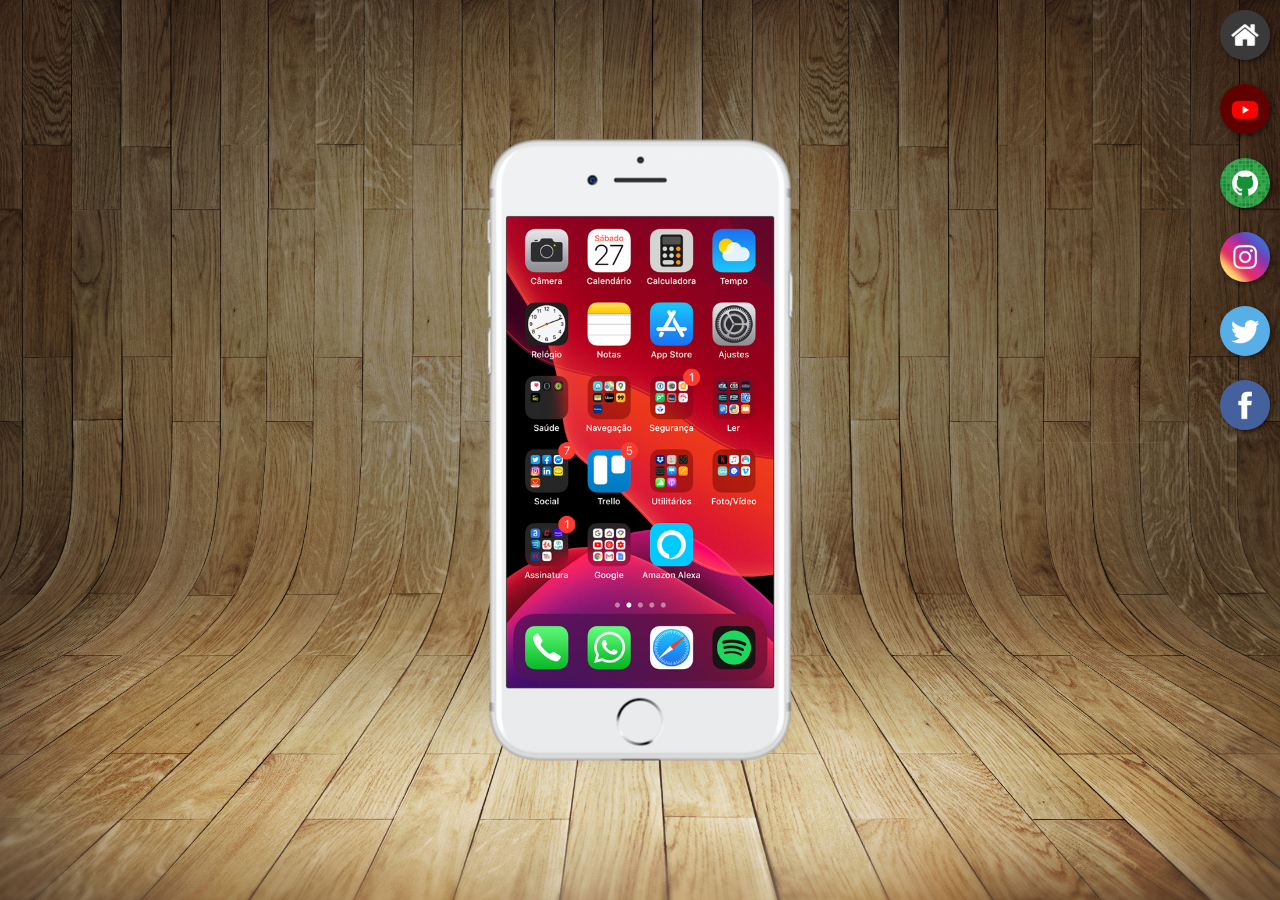
<file: index.html>
<!DOCTYPE html>
<html lang="pt-br">
<head>
    <meta charset="UTF-8">
    <meta http-equiv="X-UA-Compatible" content="IE=edge">
    <meta name="viewport" content="width=device-width, initial-scale=1.0">
    <link rel="shortcut icon" href="favicon.ico" type="image/x-icon">
    <title>Redes Sociais</title>
    <link rel="stylesheet" href="estilos/style.css">
</head>
<body>
    <main>
        <section id="telefone">
            <iframe src="home.html" name="tela" id="tela" frameborder="0"></iframe>
        </section>
        <section id="redes">
            <a href="home.html" target="tela"><img src="imagens/logo-home.jpg" alt="Home"></a><br>
            <a href="youtube.html" target="tela"><img src="imagens/logo-youtube.jpg" alt="Home"></a><br>
            <a href="github.html" target="tela"><img src="imagens/logo-github.jpg" alt="Home"></a><br>
            <a href="instagran.html" target="tela"><img src="imagens/logo-instagram.jpg" alt="Home"></a><br>
            <a href="twitter.html" target="tela"><img src="imagens/logo-twitter.jpg" alt="Home"></a><br>
            <a href="facebook.html" target="tela"><img src="imagens/logo-facebook.jpg" alt="Home"></a>
        </section>
    </main>
</body>
</html>
</file>
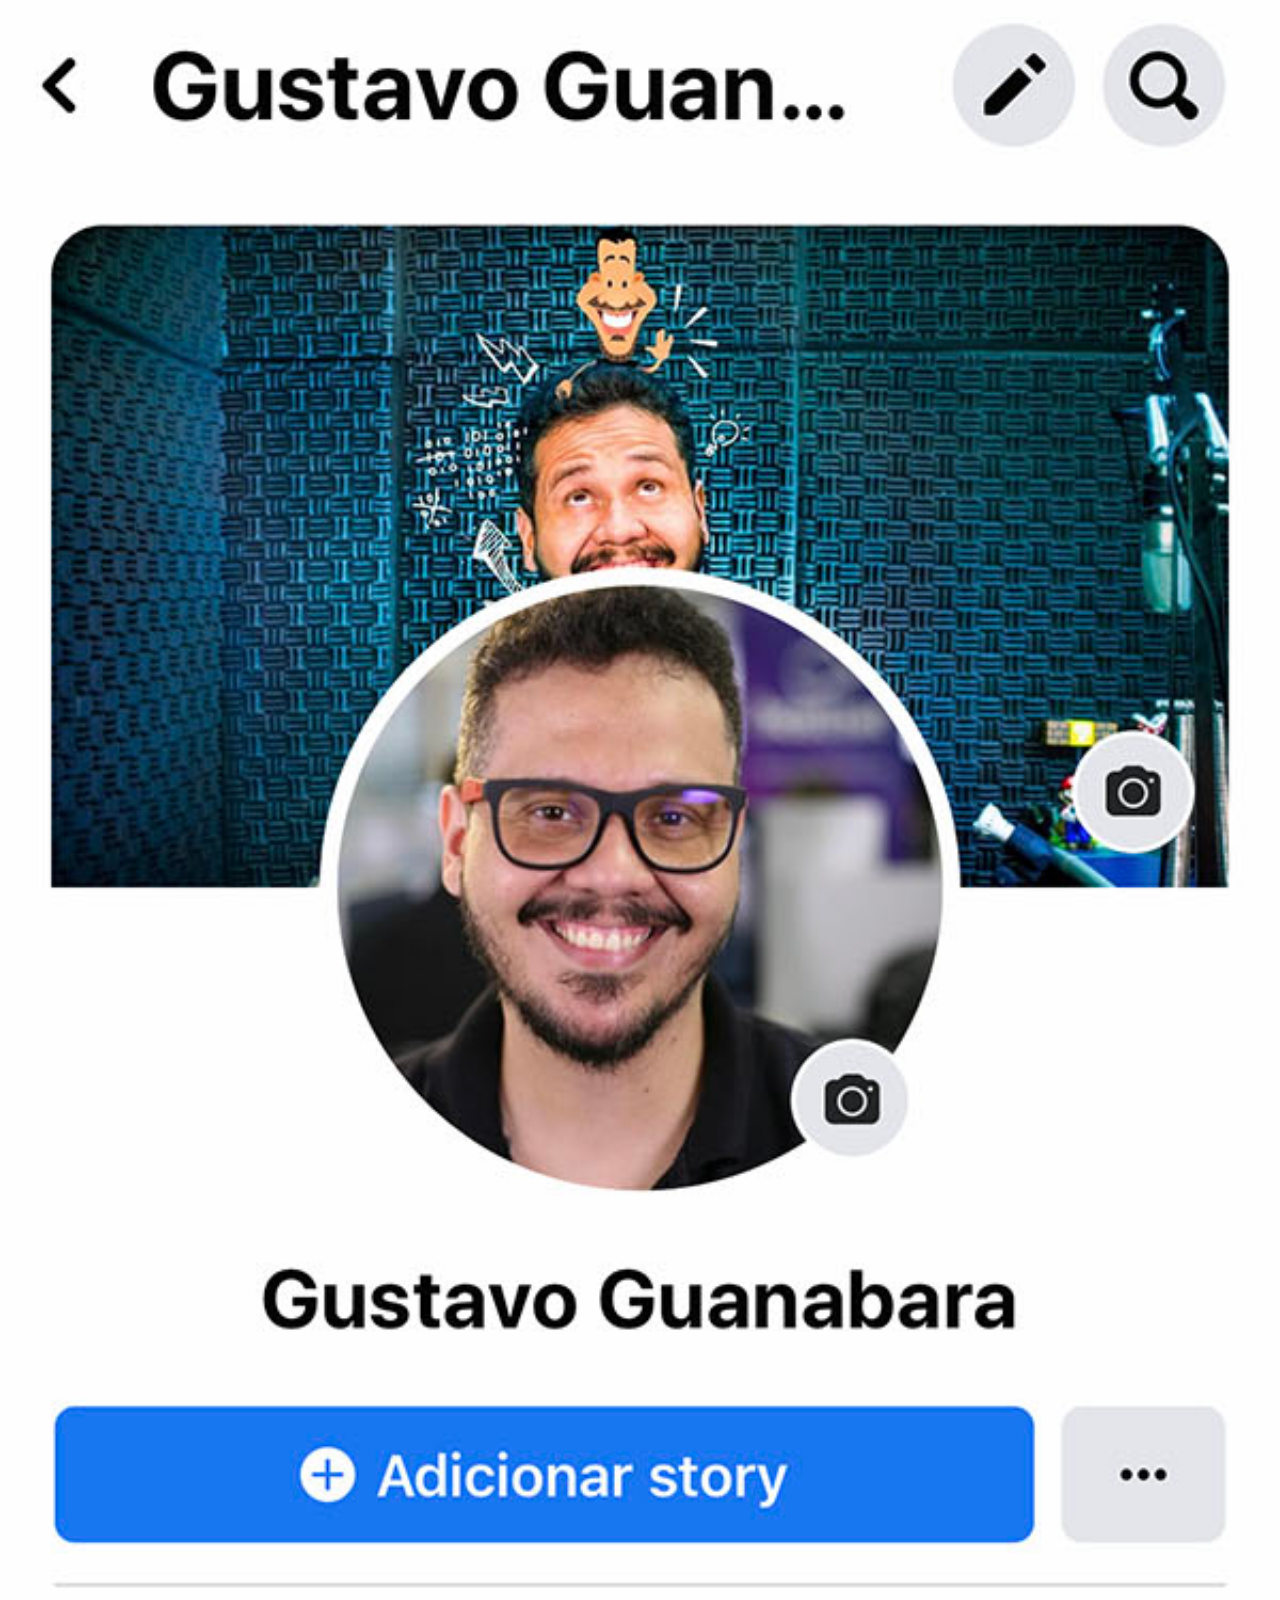
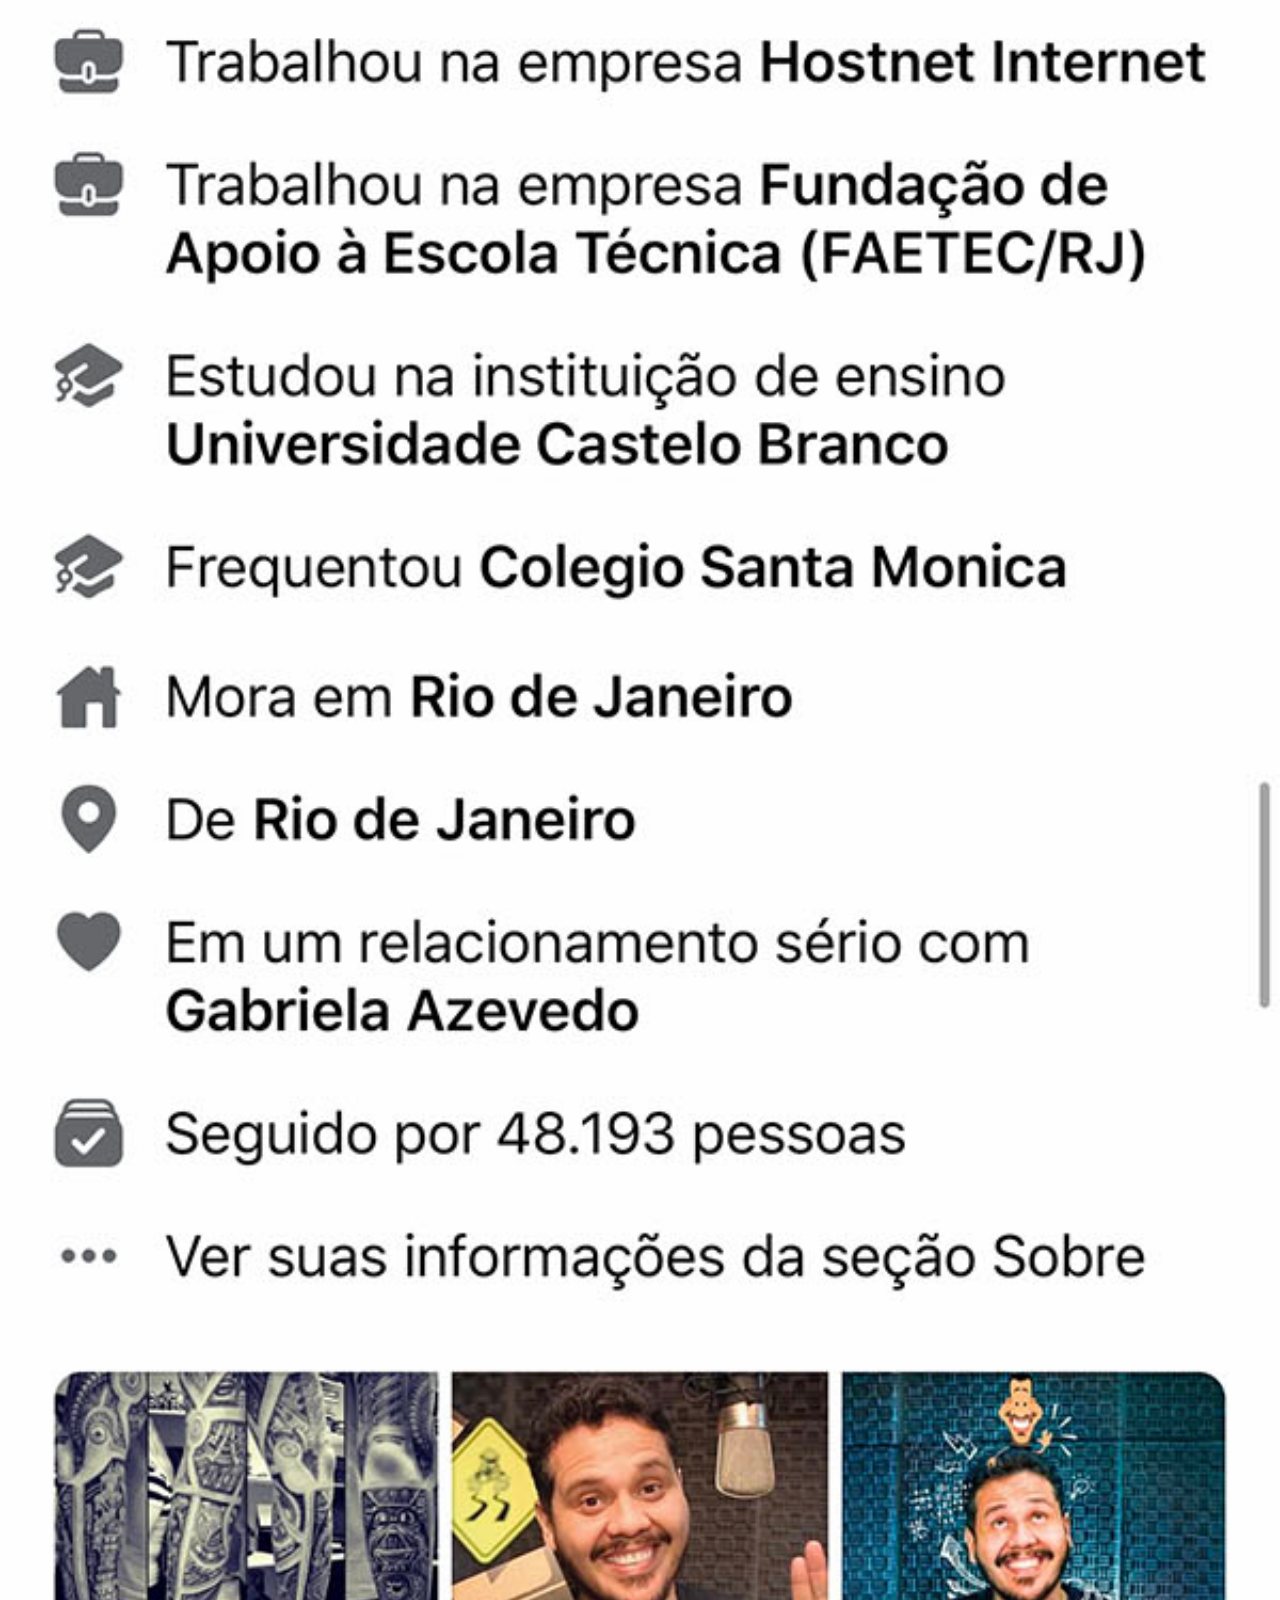
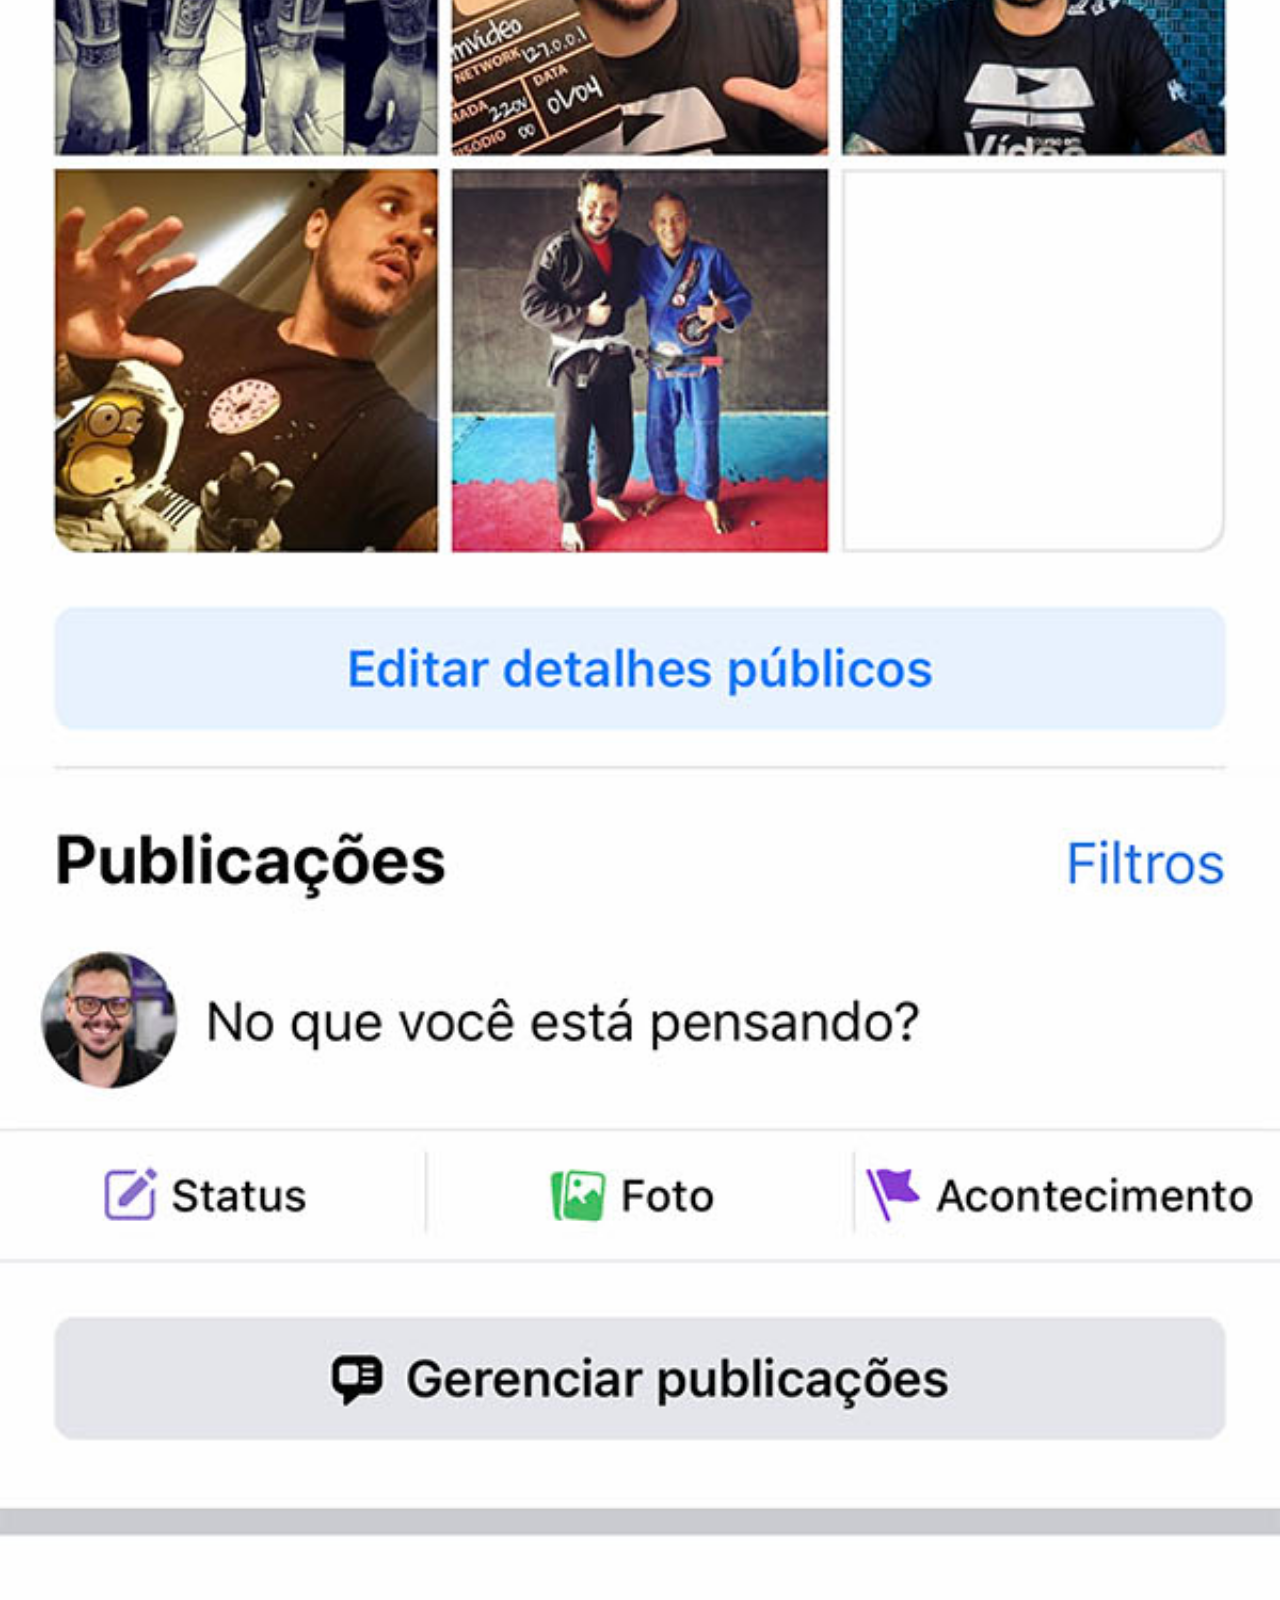
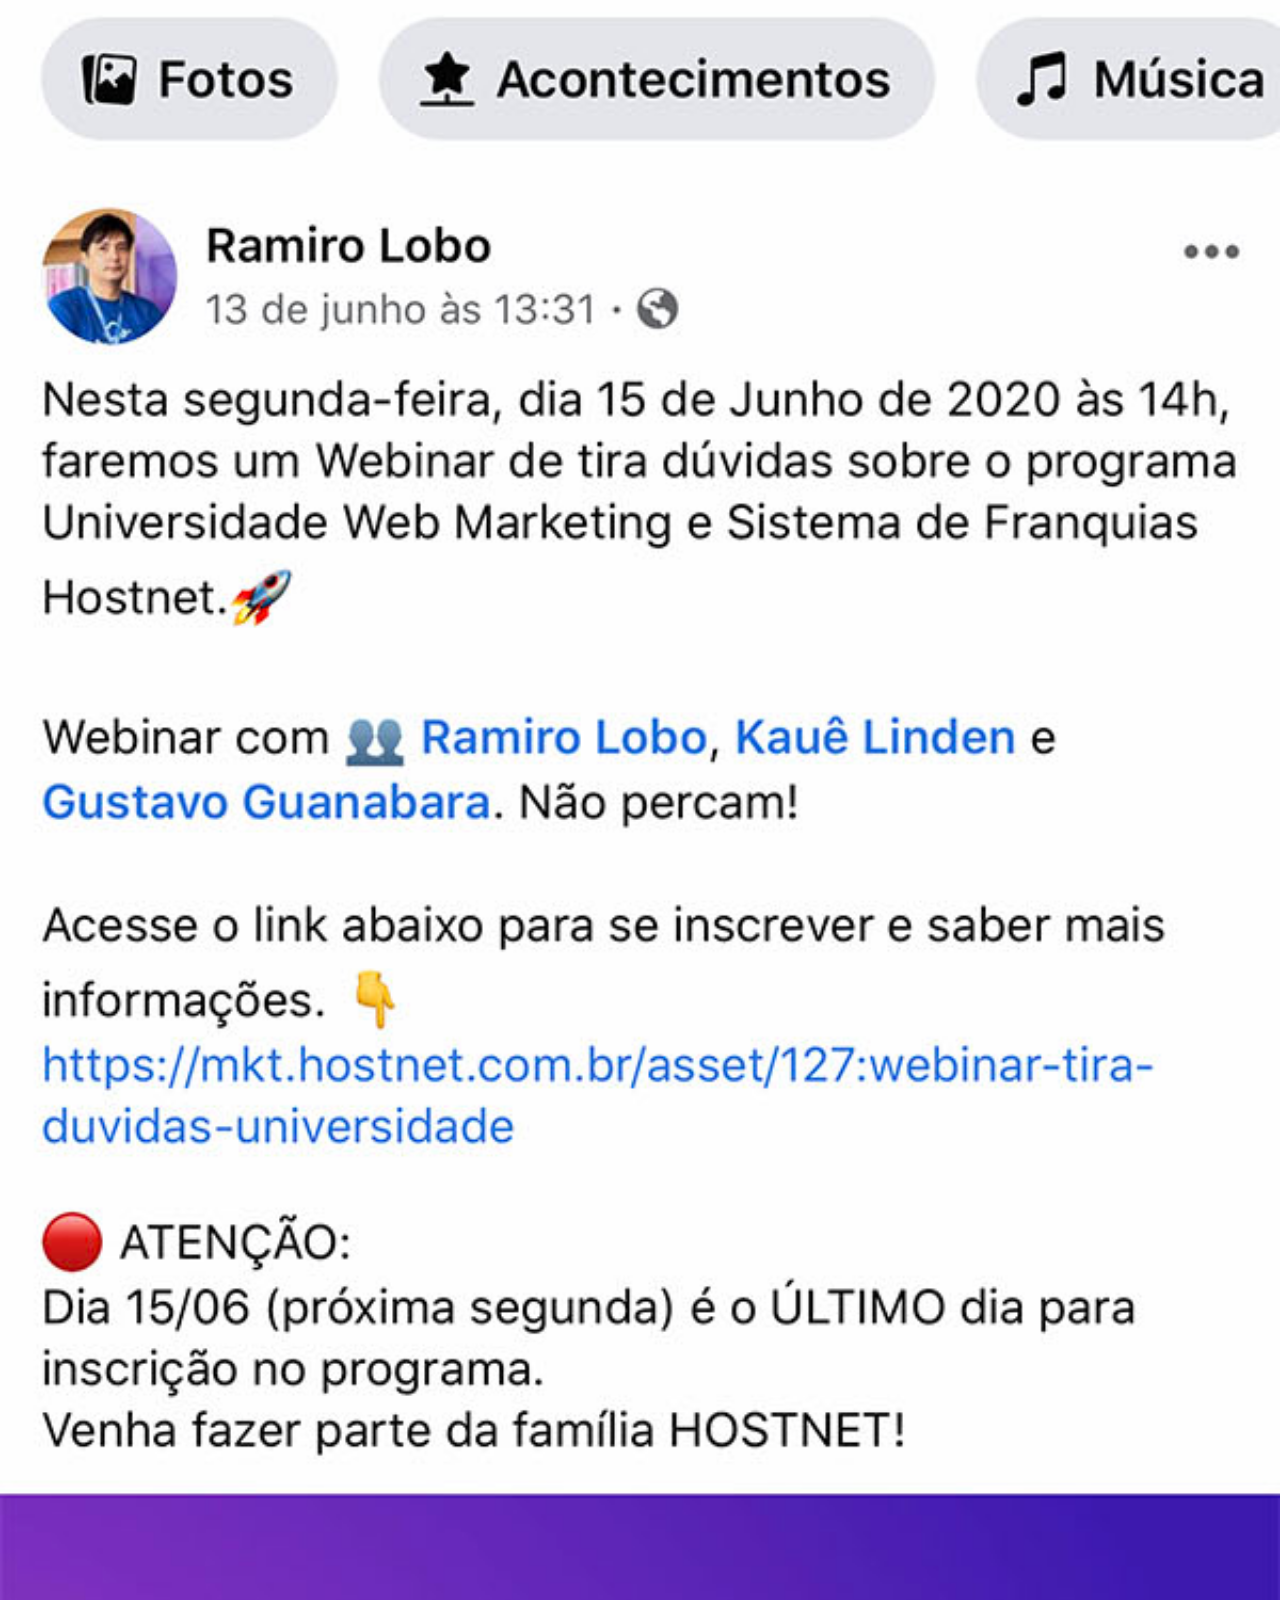
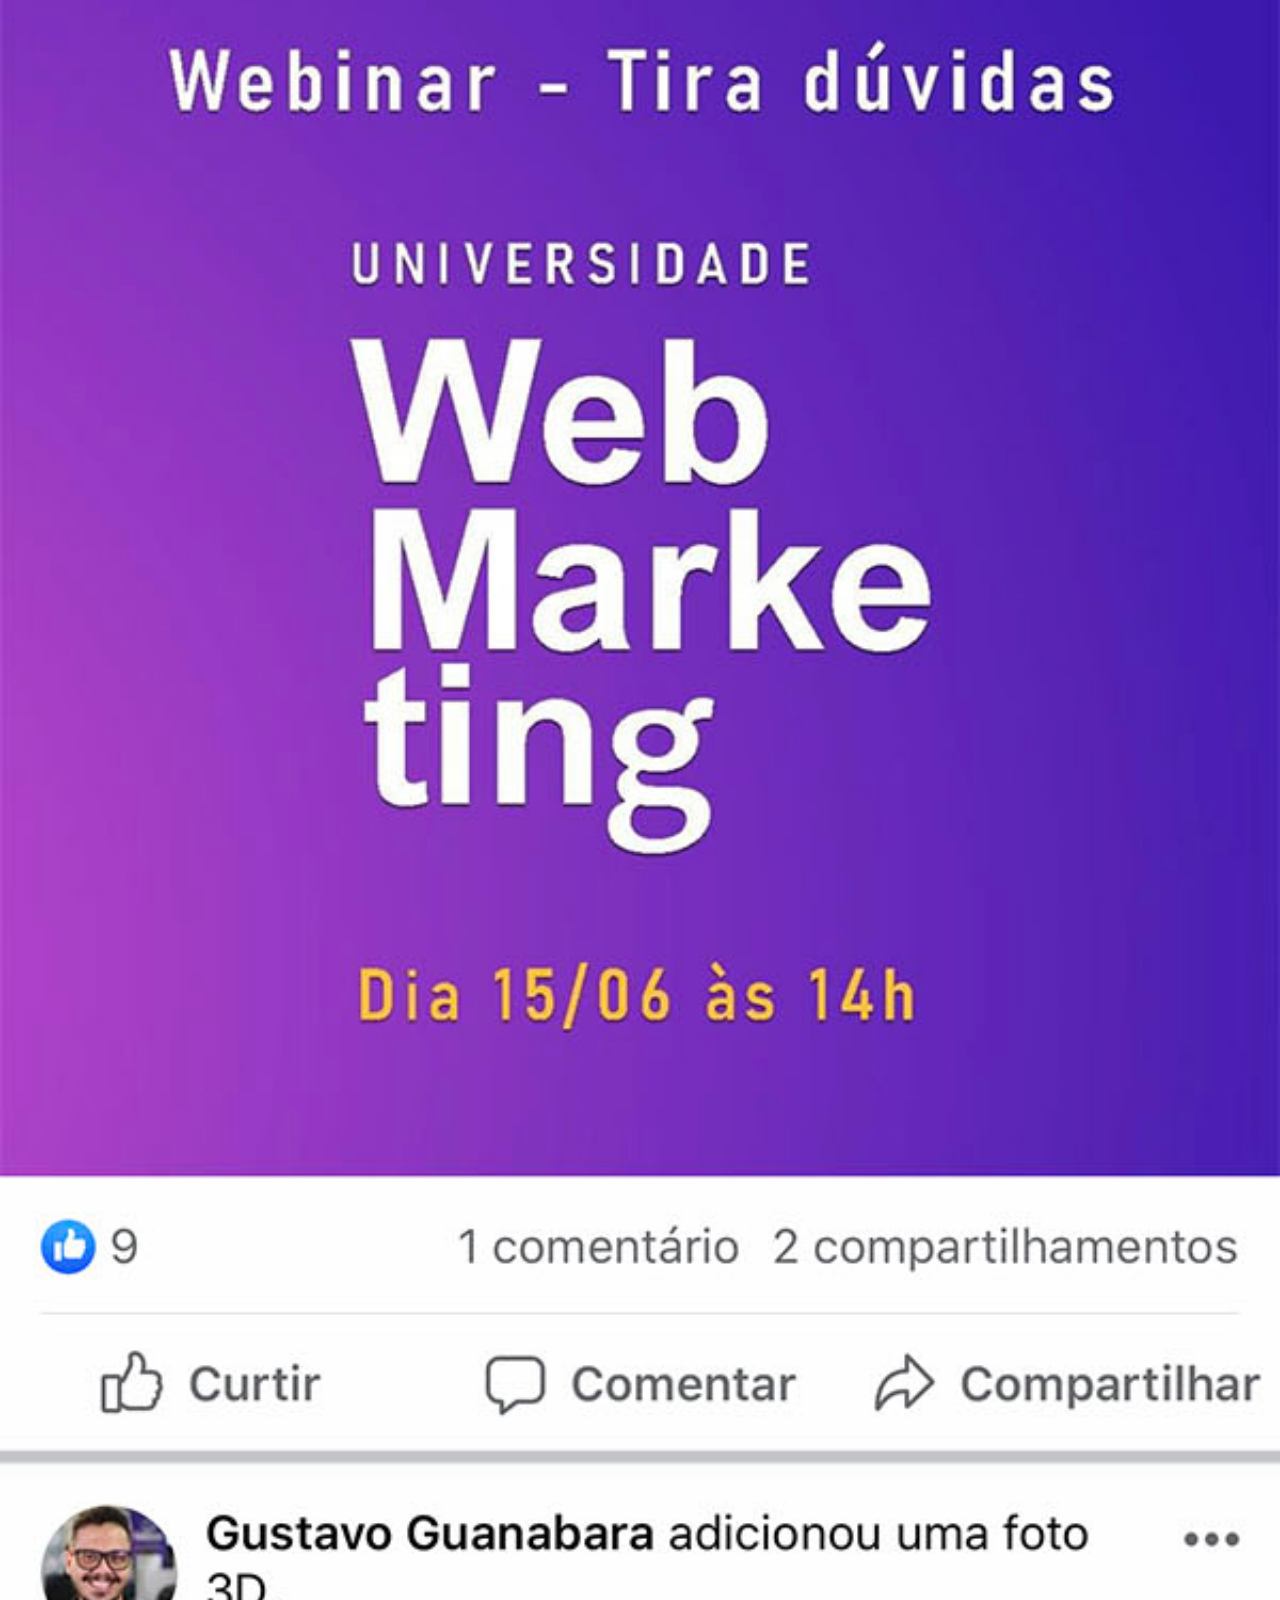
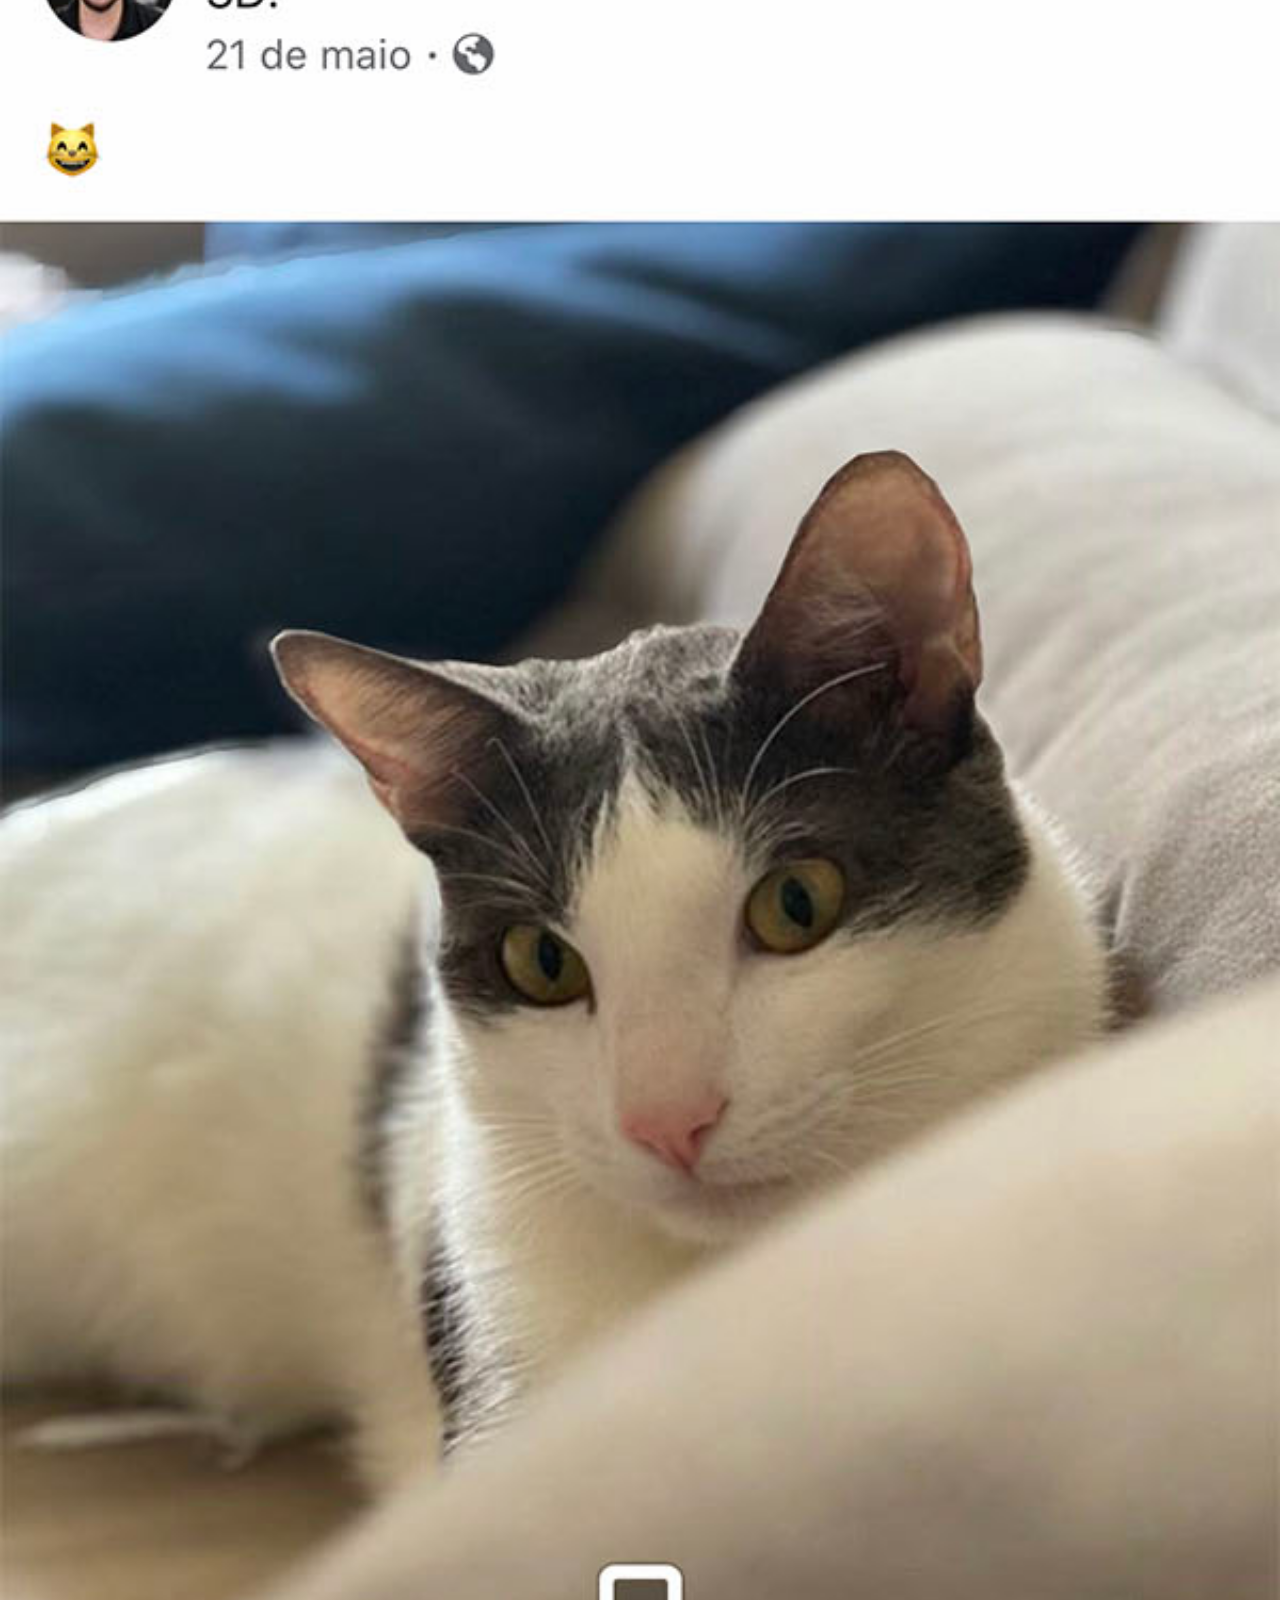
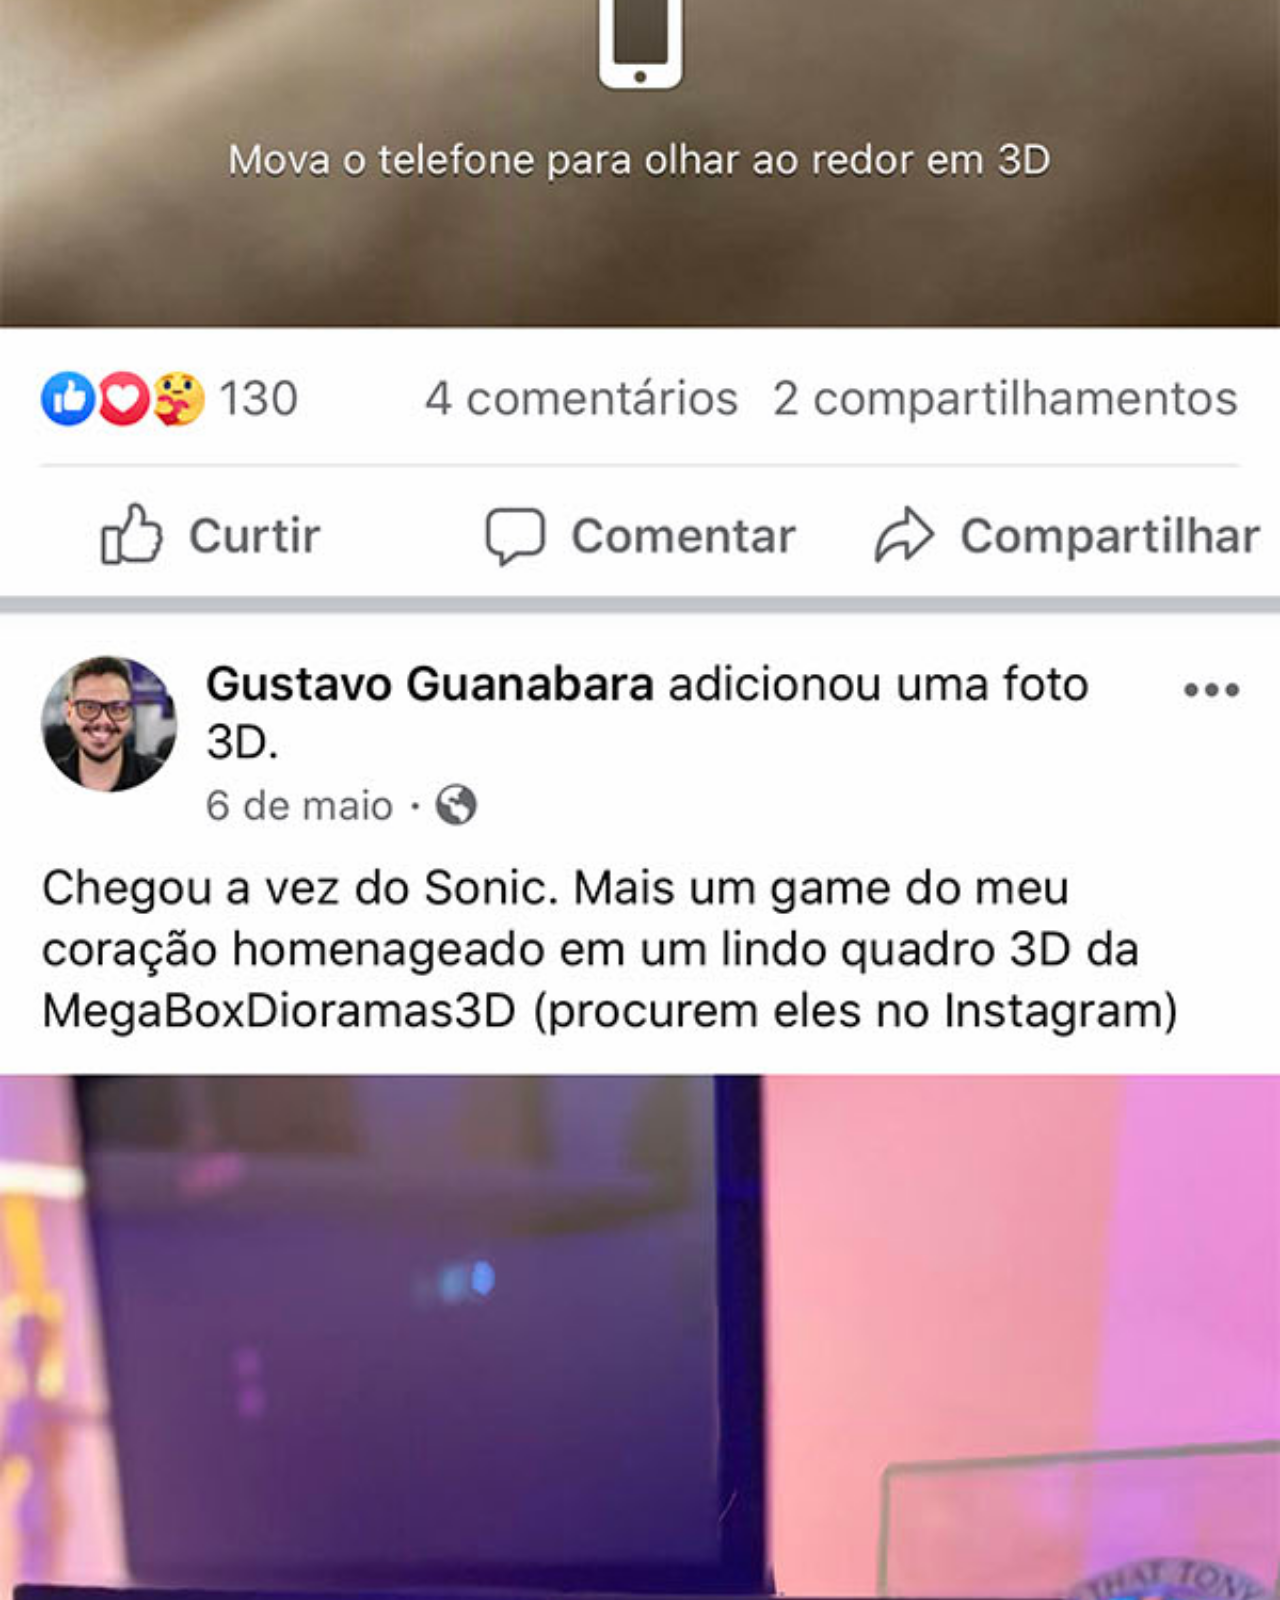
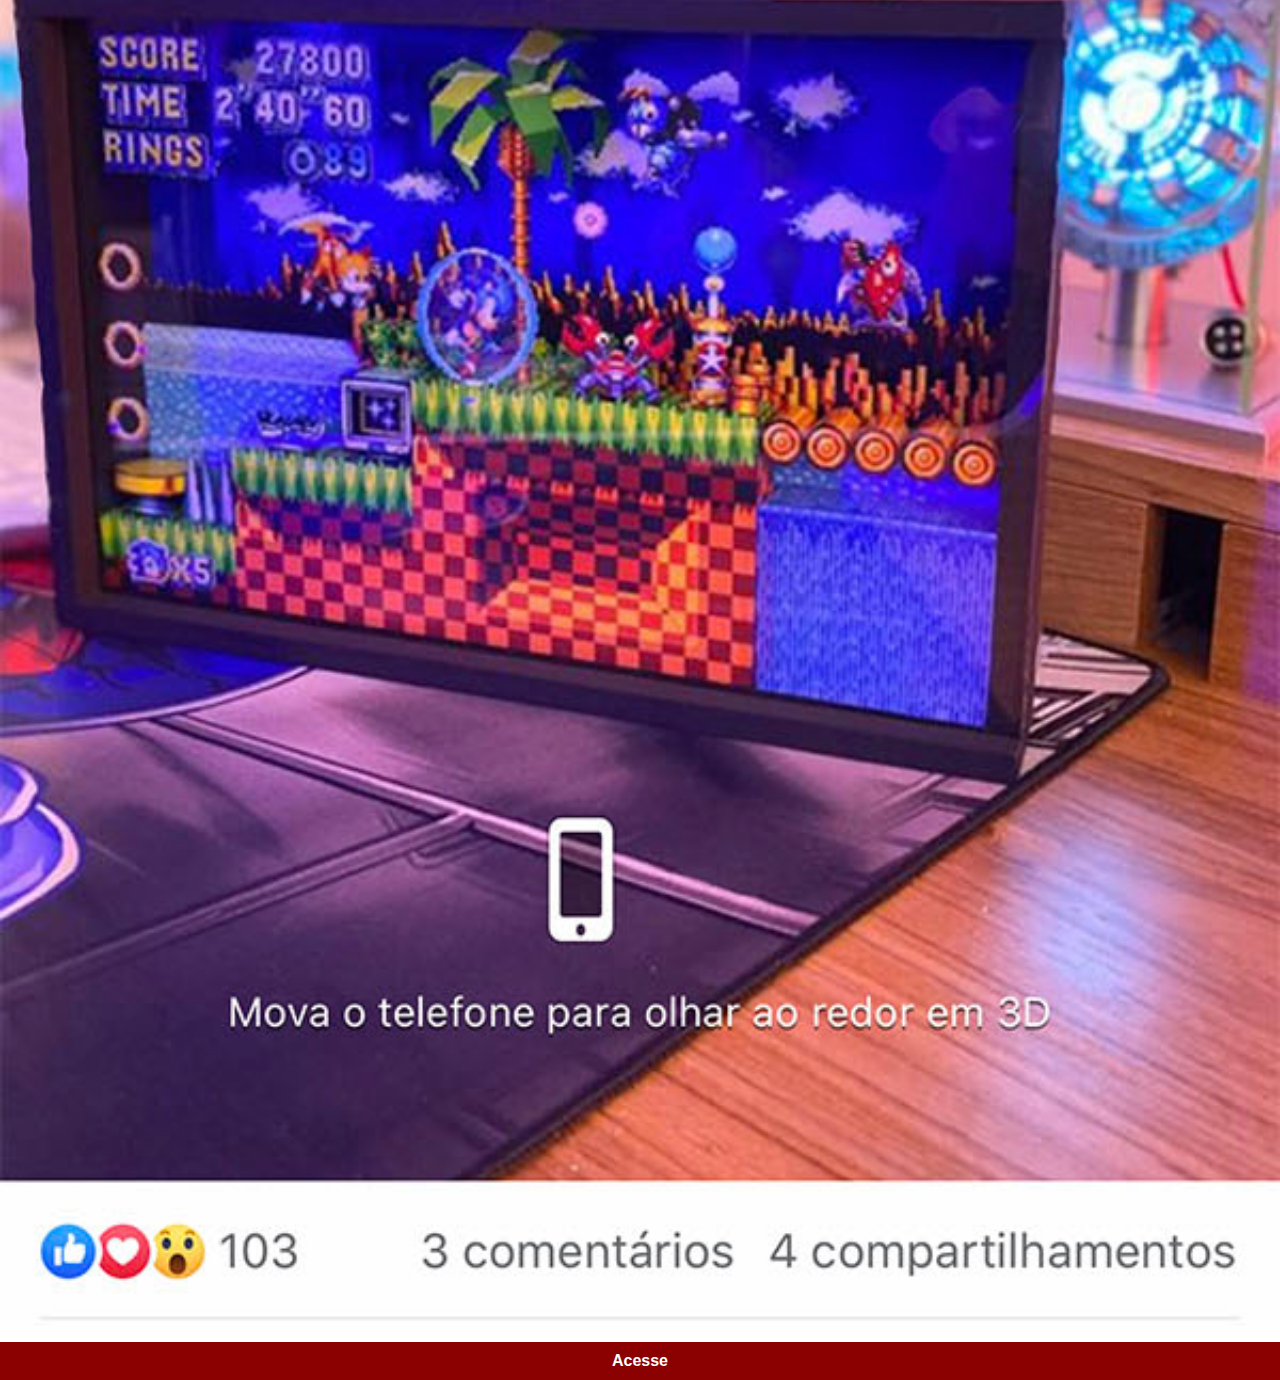
<file: facebook.html>
<!DOCTYPE html>
<html lang="pt-br">
<head>
    <meta charset="UTF-8">
    <meta http-equiv="X-UA-Compatible" content="IE=edge">
    <meta name="viewport" content="width=device-width, initial-scale=1.0">
    <title>FaceBook</title>
    <link rel="stylesheet" href="estilos/social.css">
</head>
<body>
    <img src="imagens/tela-facebook.jpg" alt="FaceBook">
    <a href="https://www.youtube.com/c/CursoemV%C3%ADdeo/playlists" target="_blank">Acesse</a>
</body>
</html>
</file>
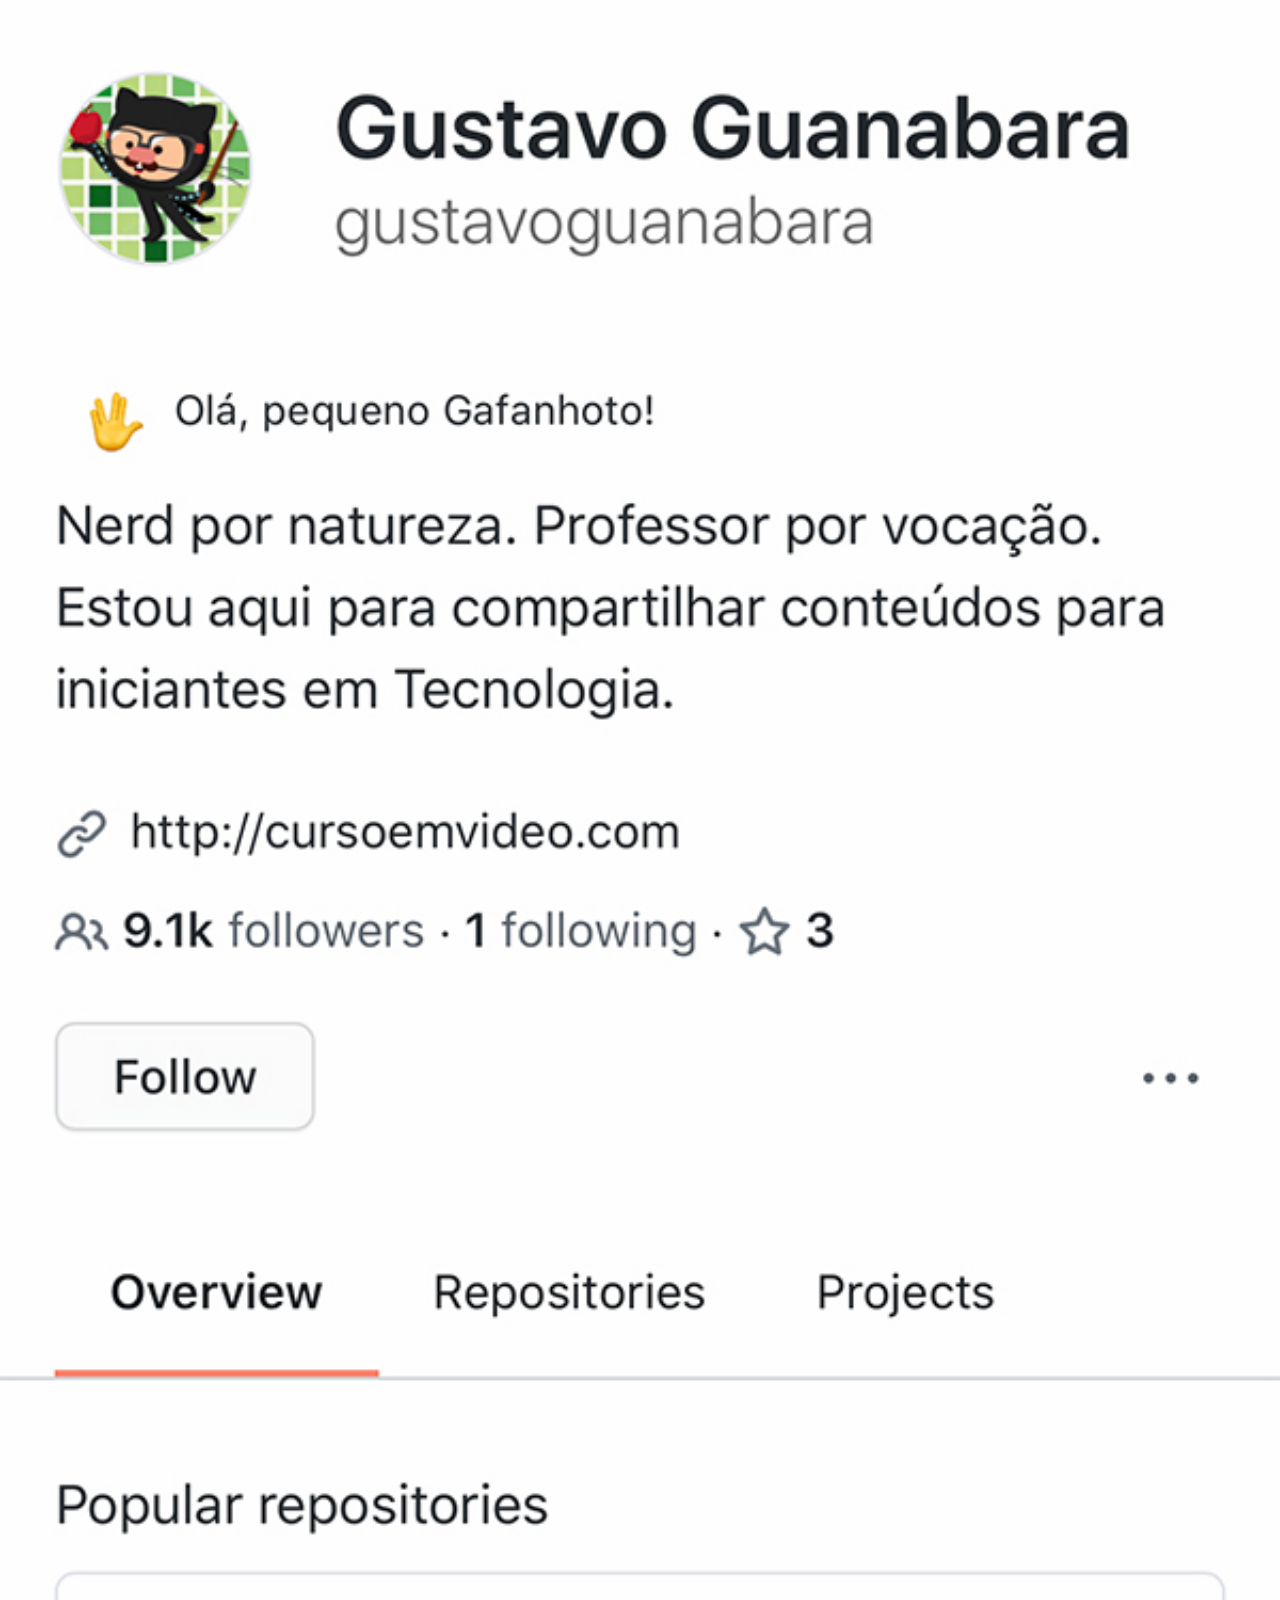
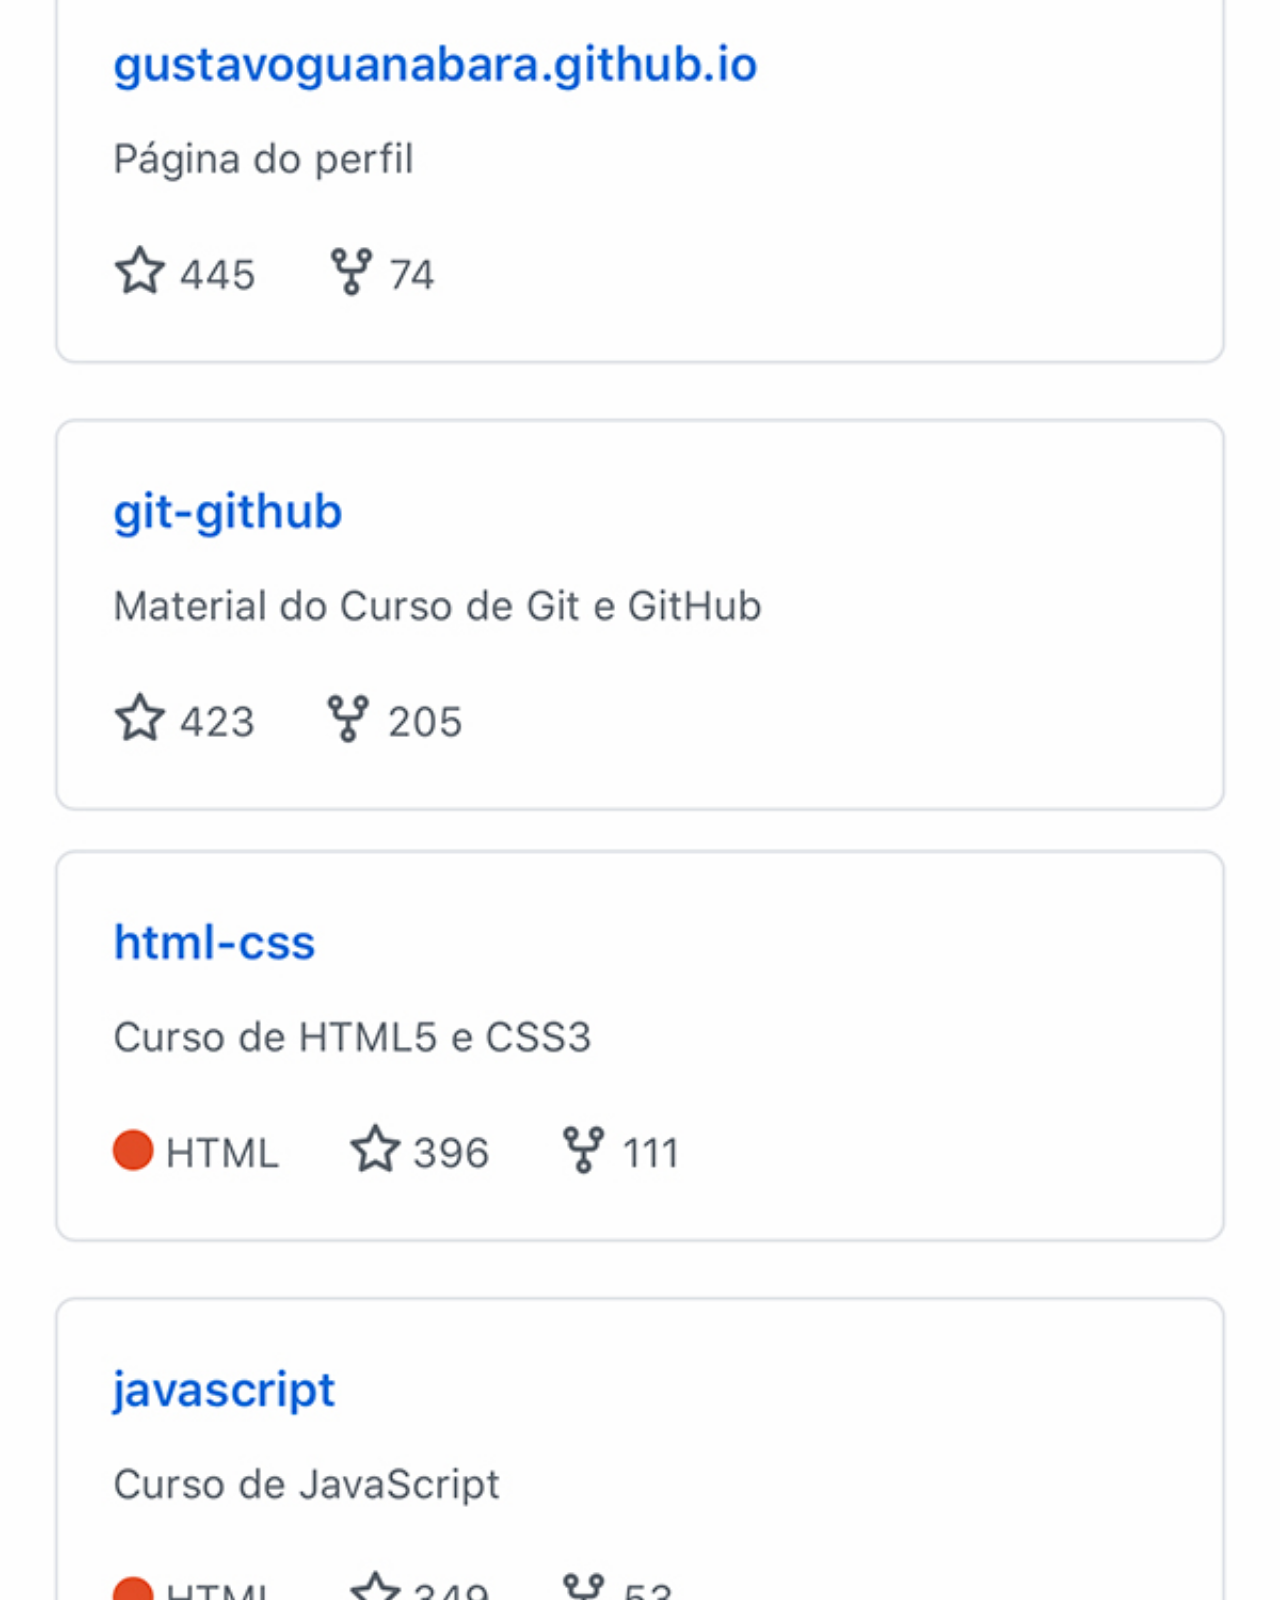
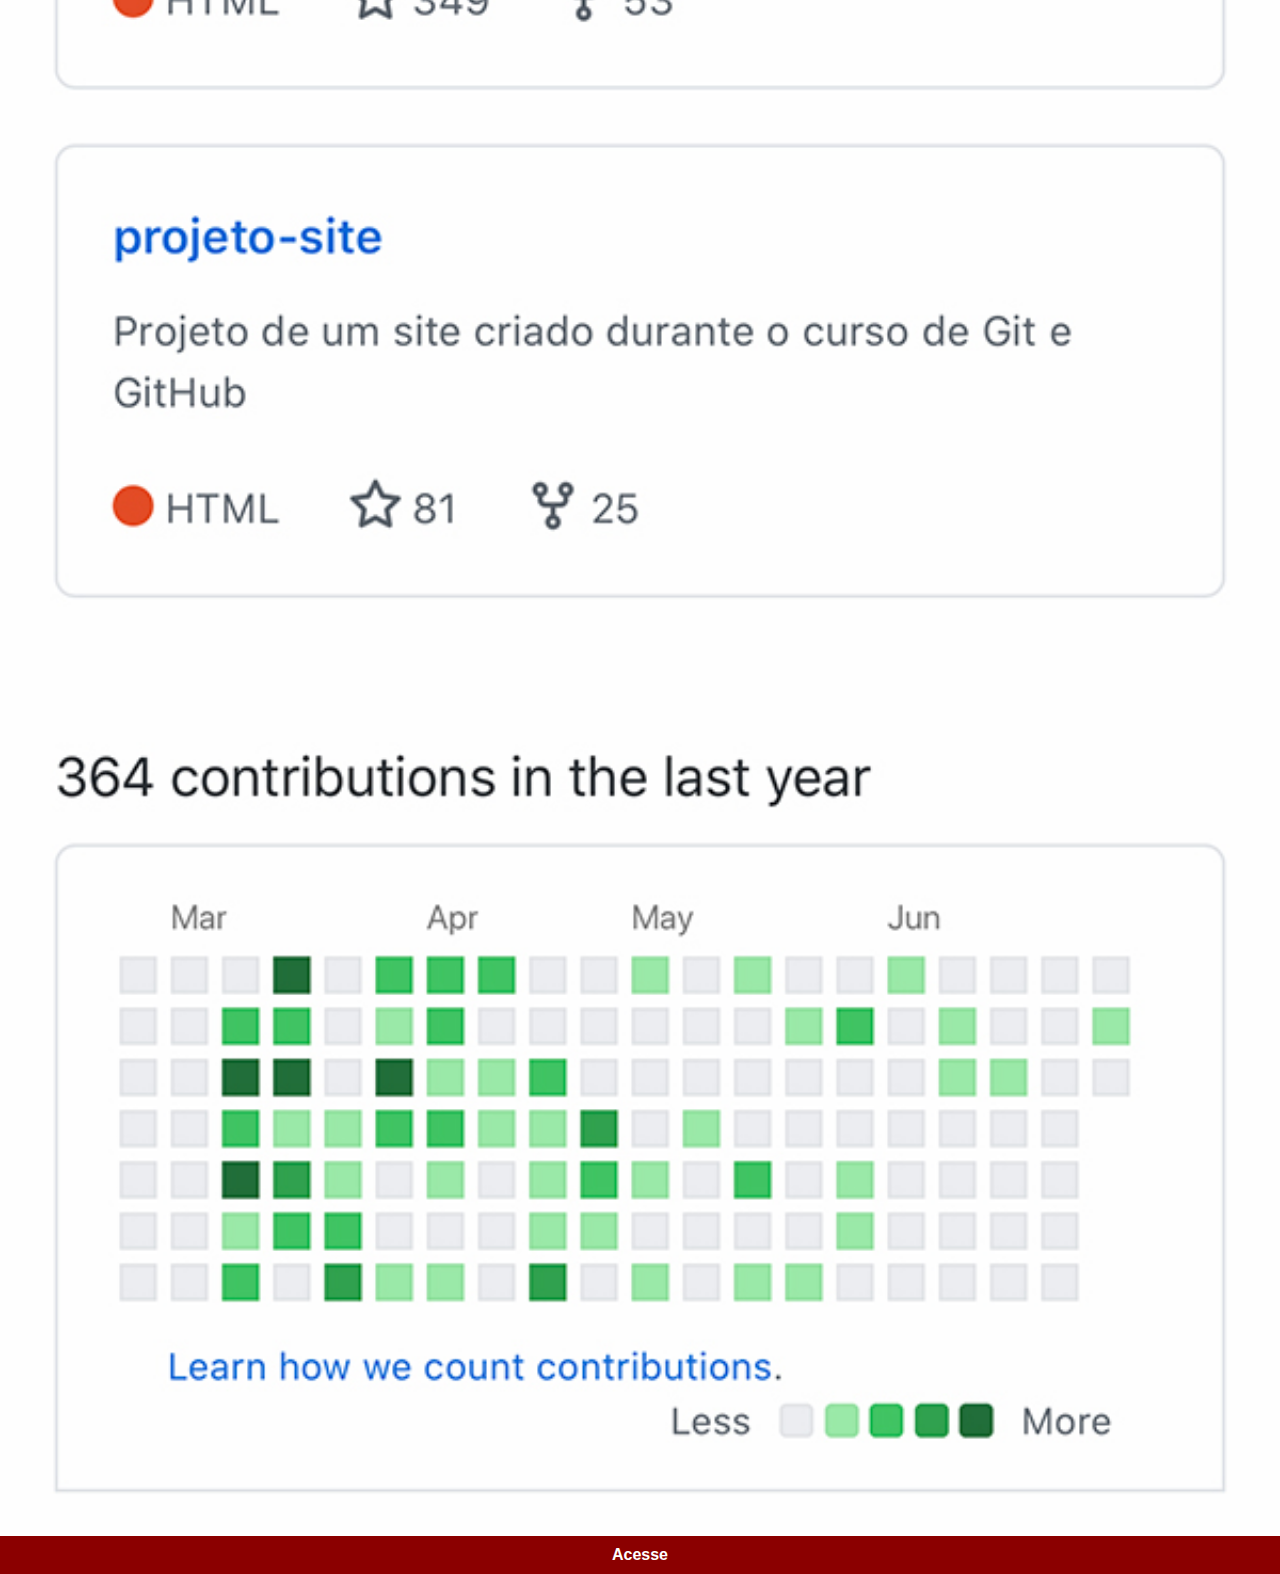
<file: github.html>
<!DOCTYPE html>
<html lang="pt-br">
<head>
    <meta charset="UTF-8">
    <meta http-equiv="X-UA-Compatible" content="IE=edge">
    <meta name="viewport" content="width=device-width, initial-scale=1.0">
    <title>GitHub</title>
    <link rel="stylesheet" href="estilos/social.css">
</head>
<body>
    <img src="imagens/tela-github.jpg" alt="GitHub">
    <a href="https://www.youtube.com/c/CursoemV%C3%ADdeo/playlists" target="_blank">Acesse</a>
</body>
</html>
</file>
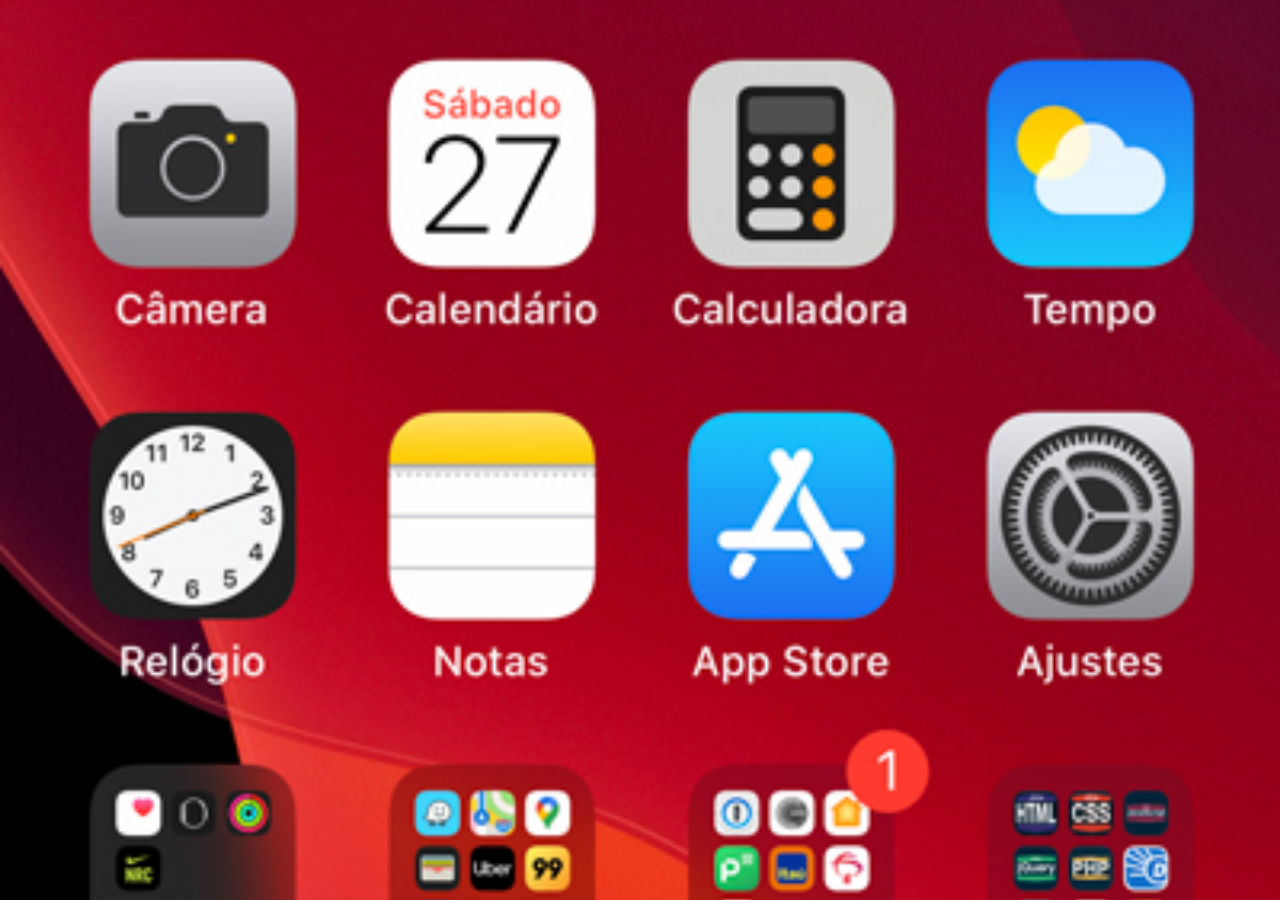
<file: home.html>
<!DOCTYPE html>
<html lang="pt-br">
<head>
    <meta charset="UTF-8">
    <meta http-equiv="X-UA-Compatible" content="IE=edge">
    <meta name="viewport" content="width=device-width, initial-scale=1.0">
    <title>HOME</title>
    <style>
        * {
            margin: 0PX;
            padding: 0PX;
        }

        body {
            height: 100vh;
            width: 100vw;
            background: black url('imagens/tela-home.jpg') no-repeat top center;
            background-size: cover;
        }
    </style>
</head>
<body>
    
</body>
</html>
</file>
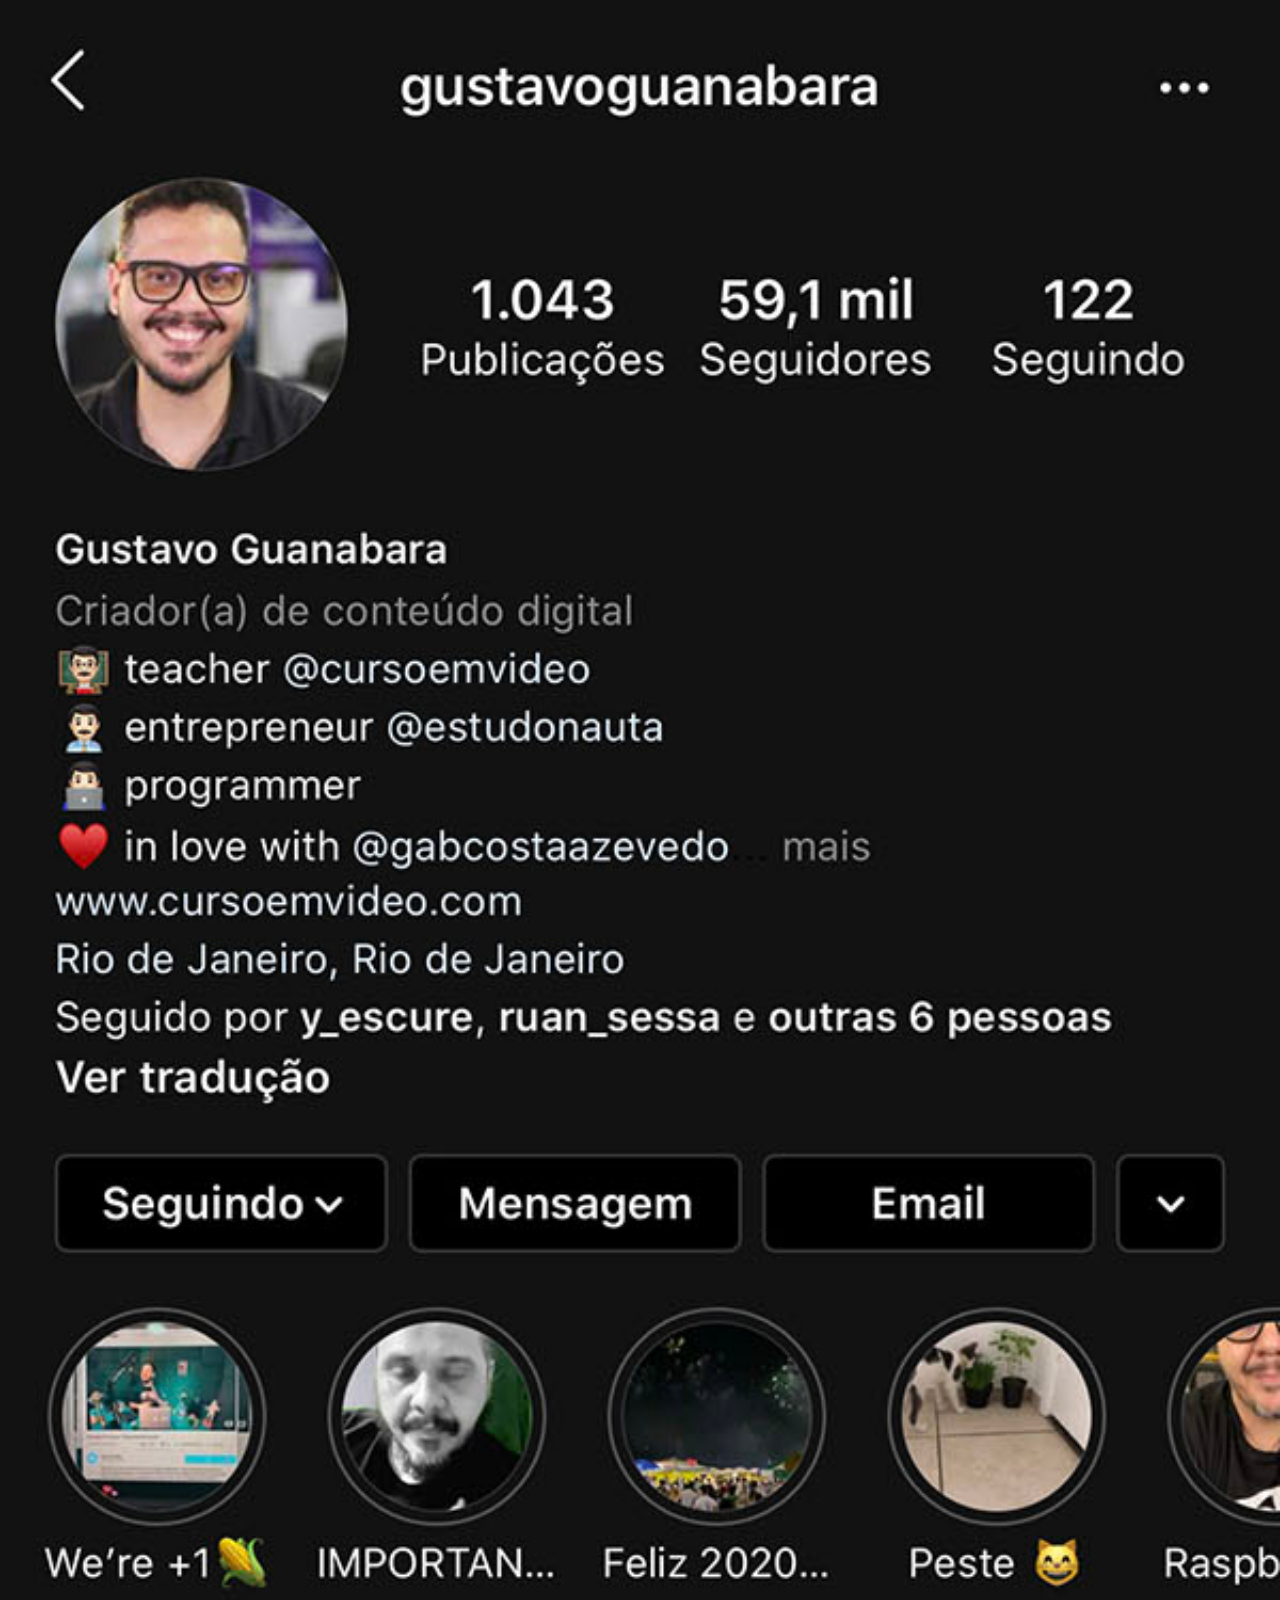
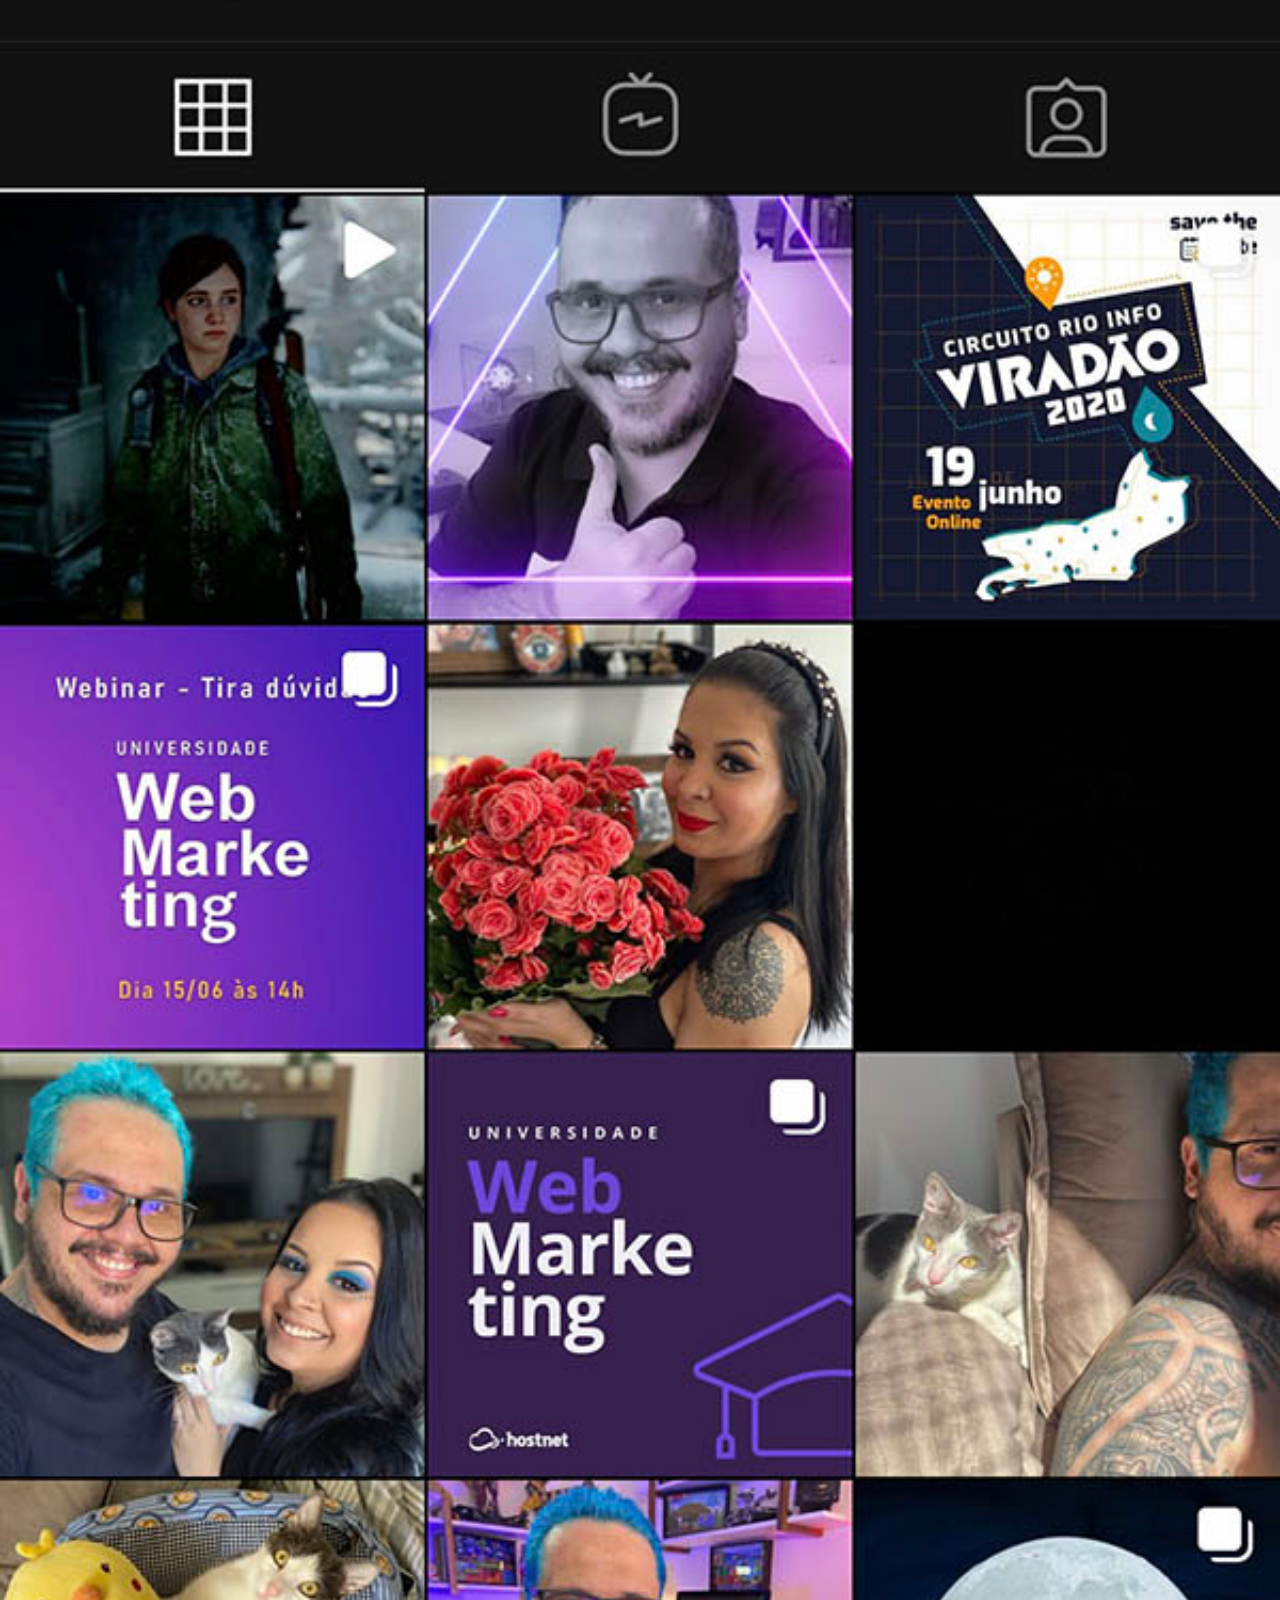
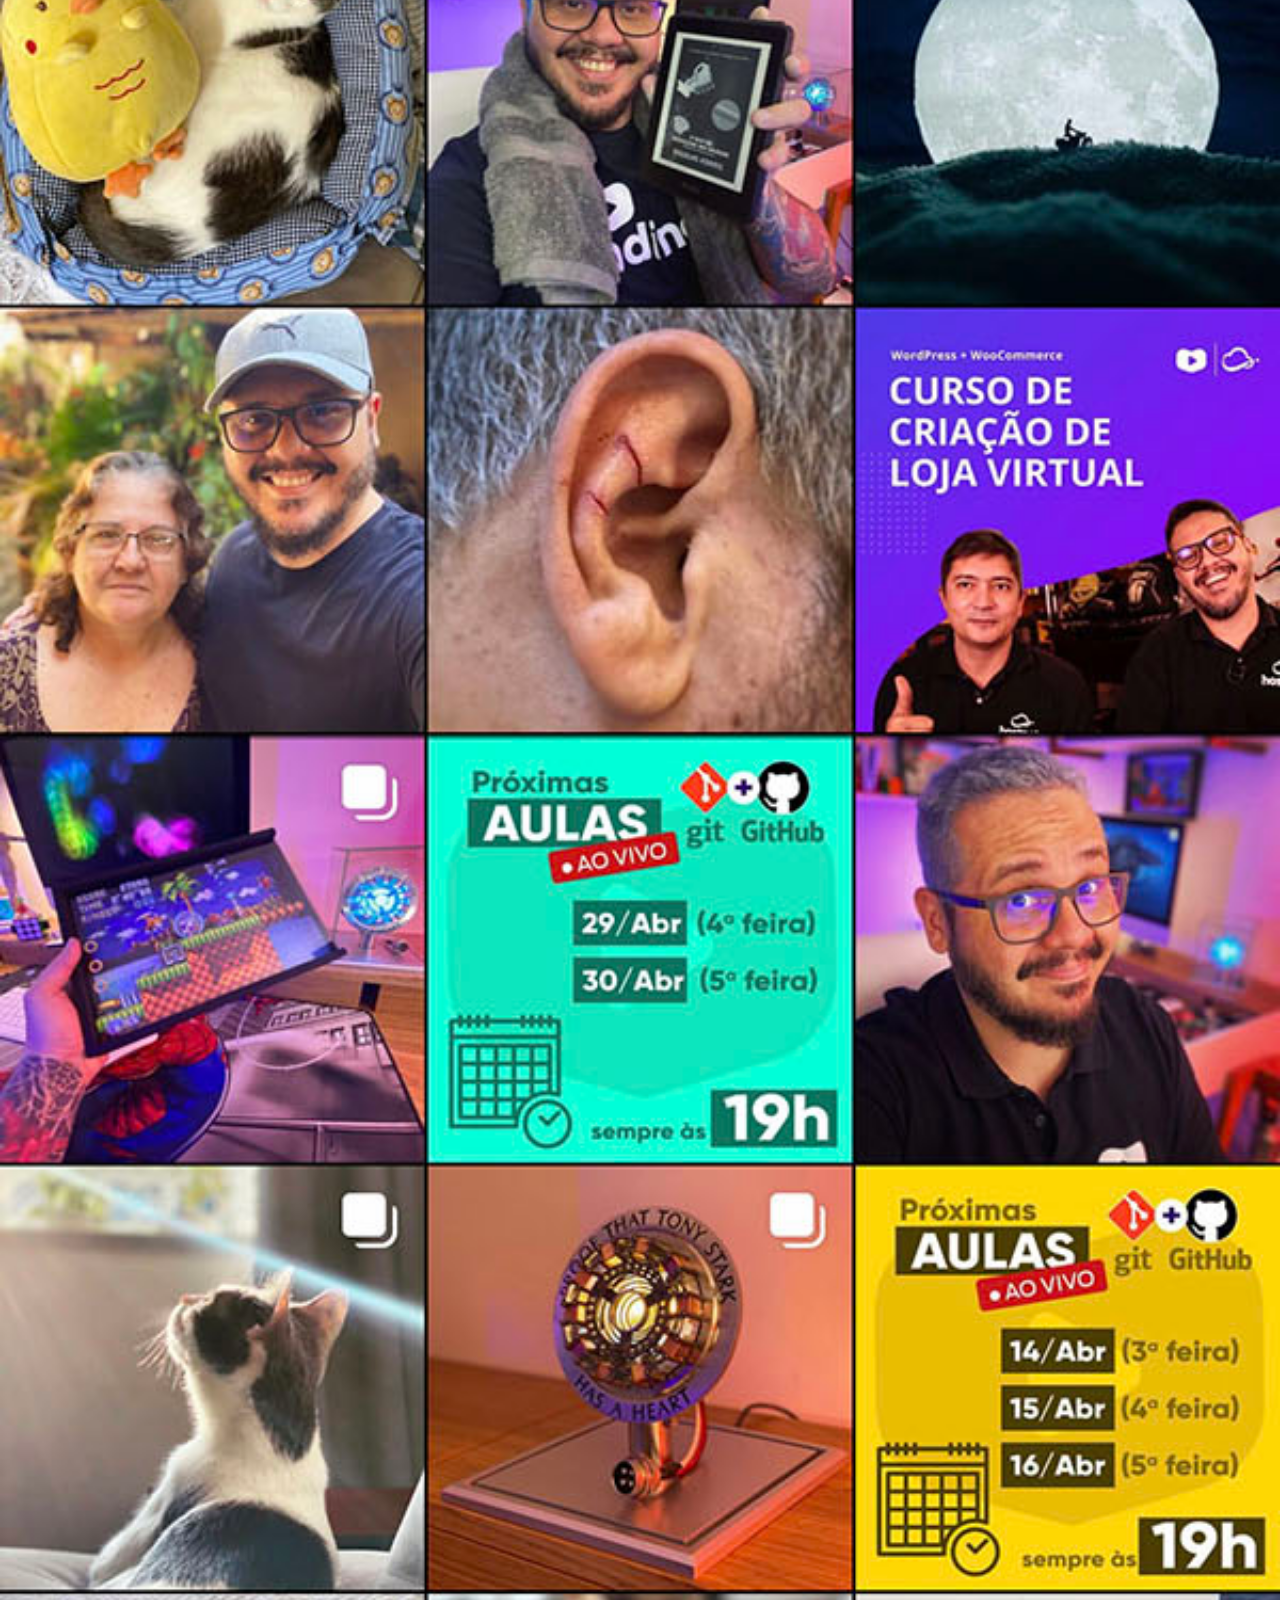
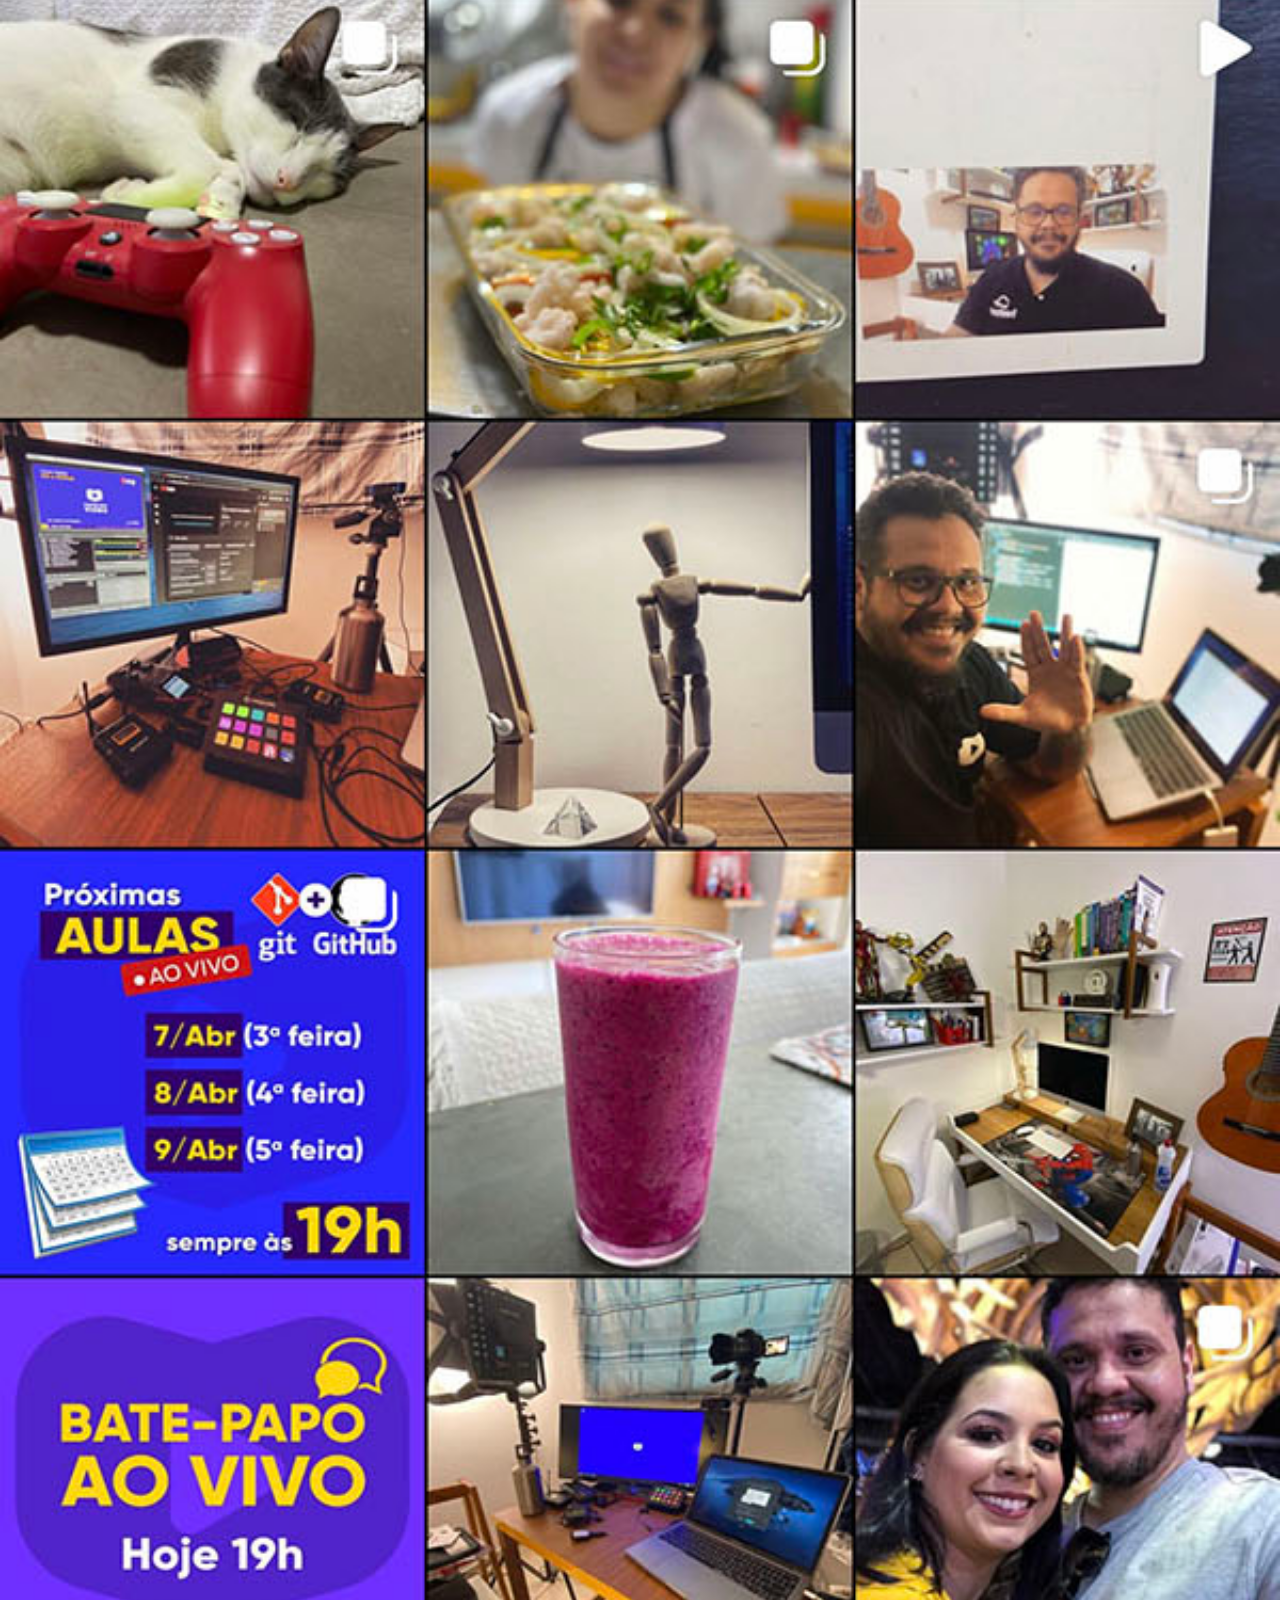
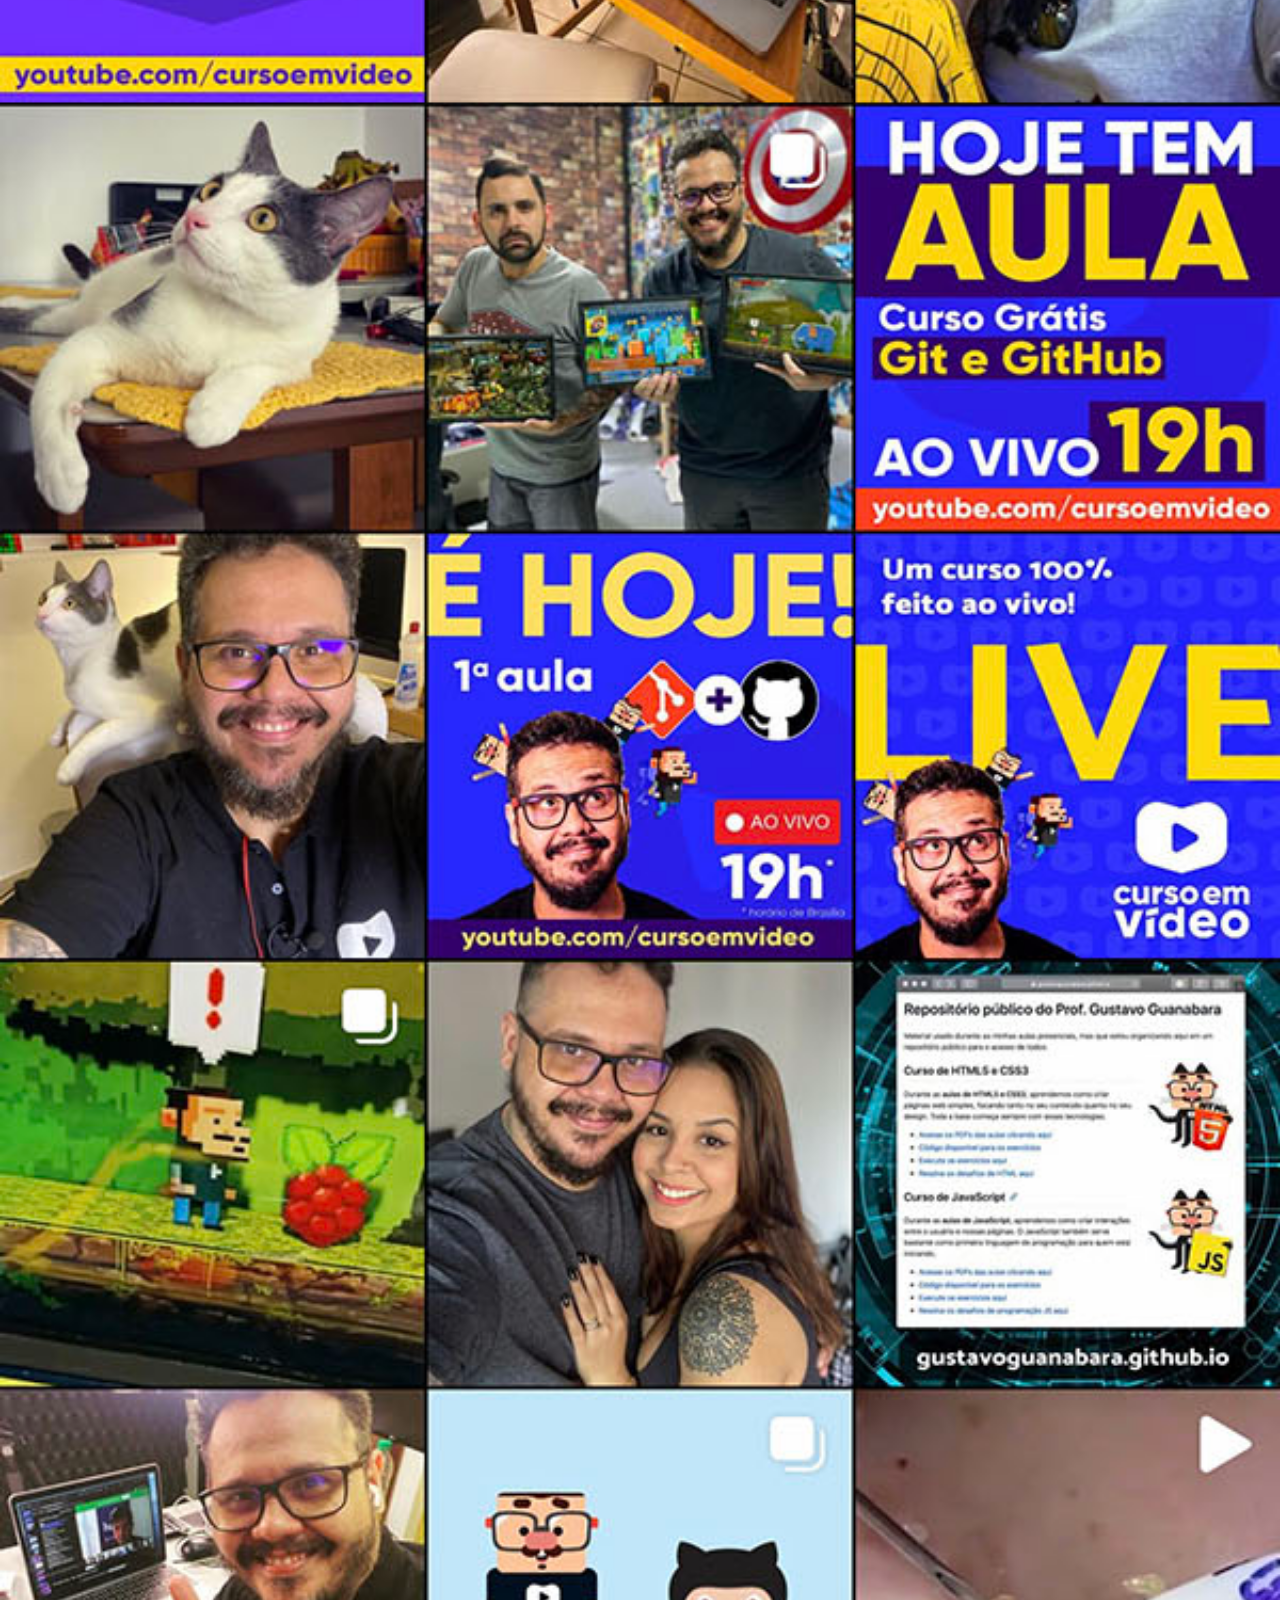
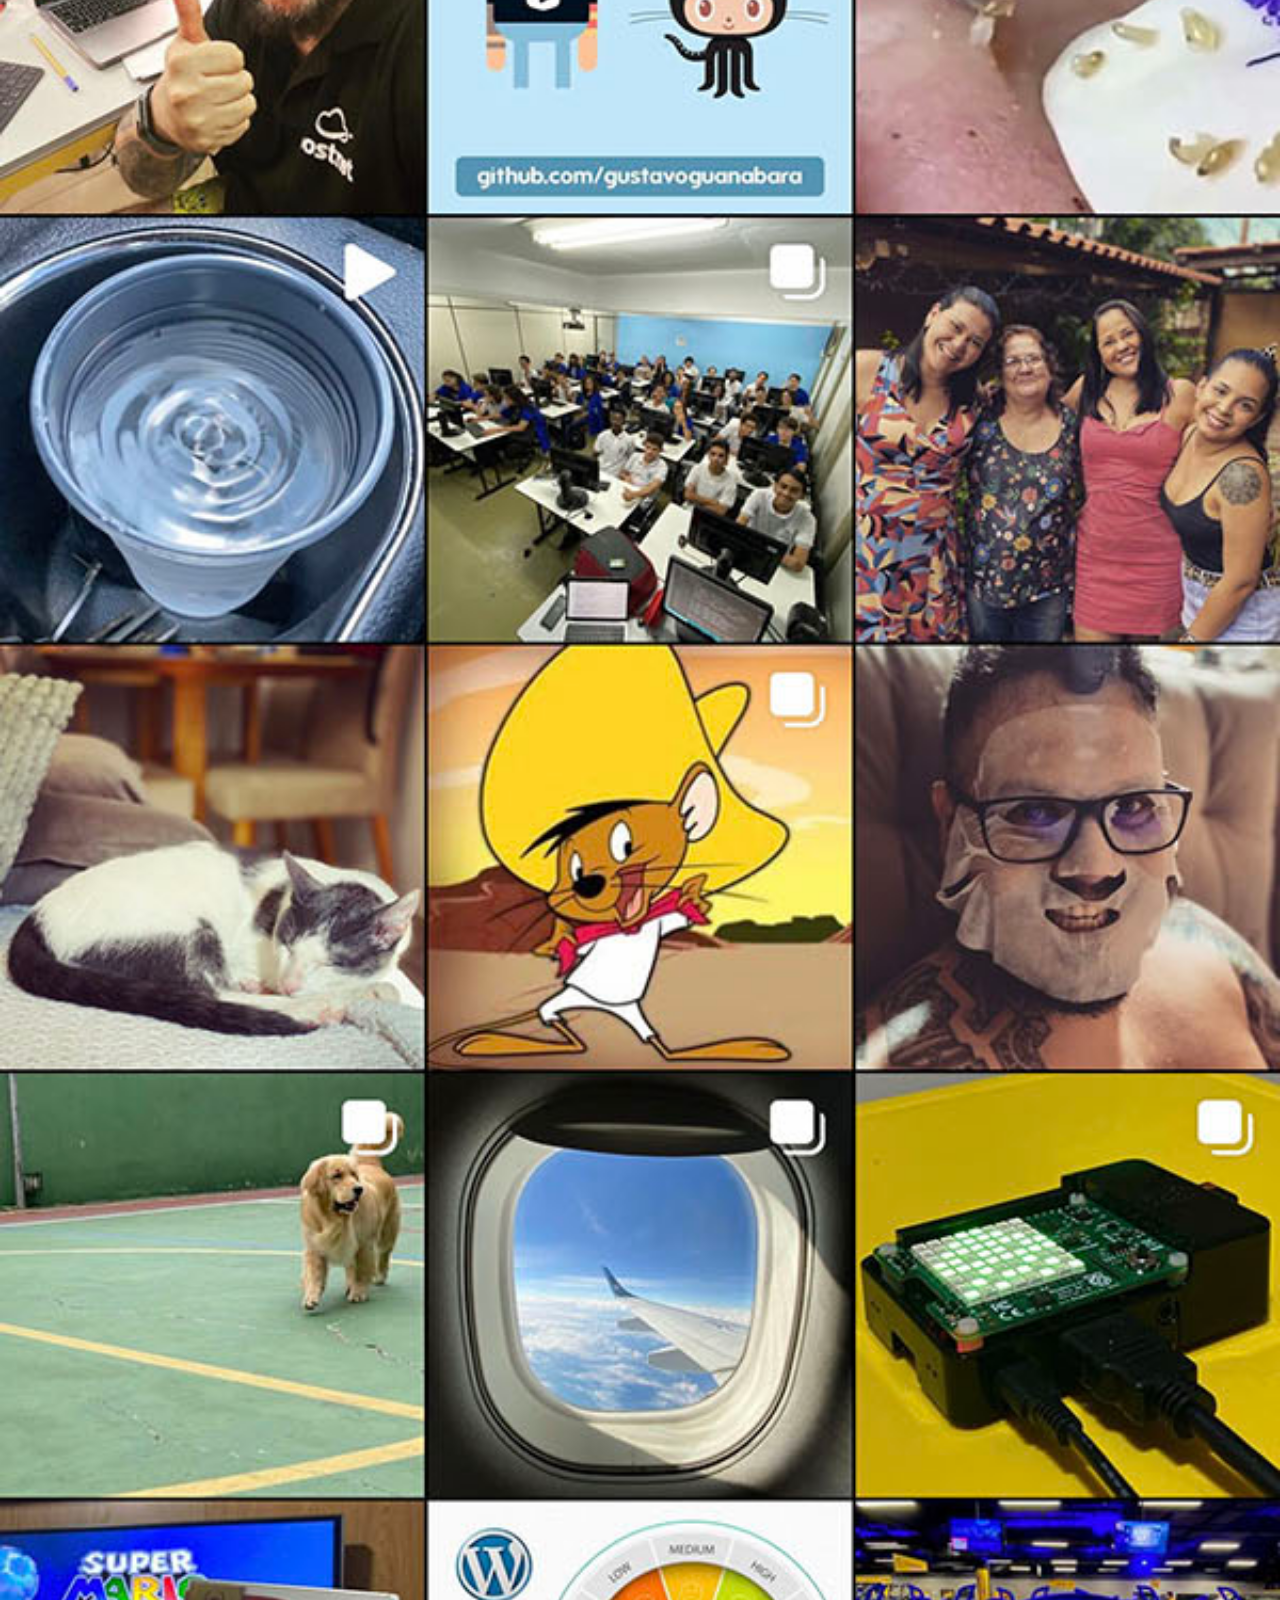
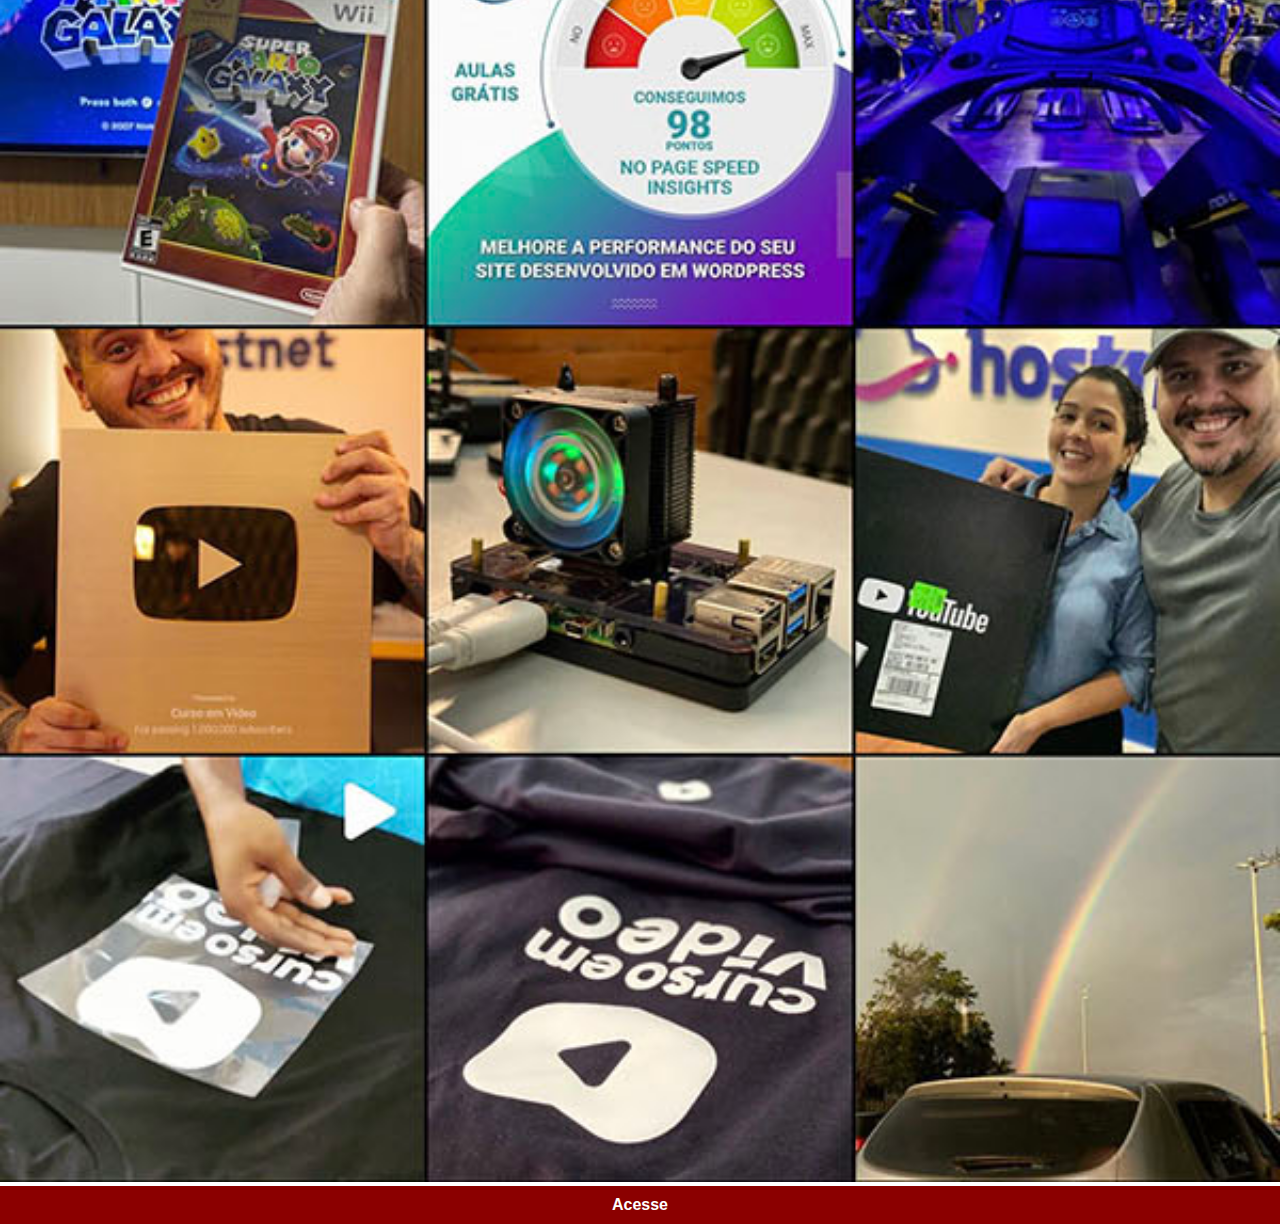
<file: instagran.html>
<!DOCTYPE html>
<html lang="pt-br">
<head>
    <meta charset="UTF-8">
    <meta http-equiv="X-UA-Compatible" content="IE=edge">
    <meta name="viewport" content="width=device-width, initial-scale=1.0">
    <title>InstaGran</title>
    <link rel="stylesheet" href="estilos/social.css">
</head>
<body>
    <img src="imagens/tela-instagram.jpg" alt="InstaGran">
    <a href="https://www.youtube.com/c/CursoemV%C3%ADdeo/playlists" target="_blank">Acesse</a>
</body>
</html>
</file>
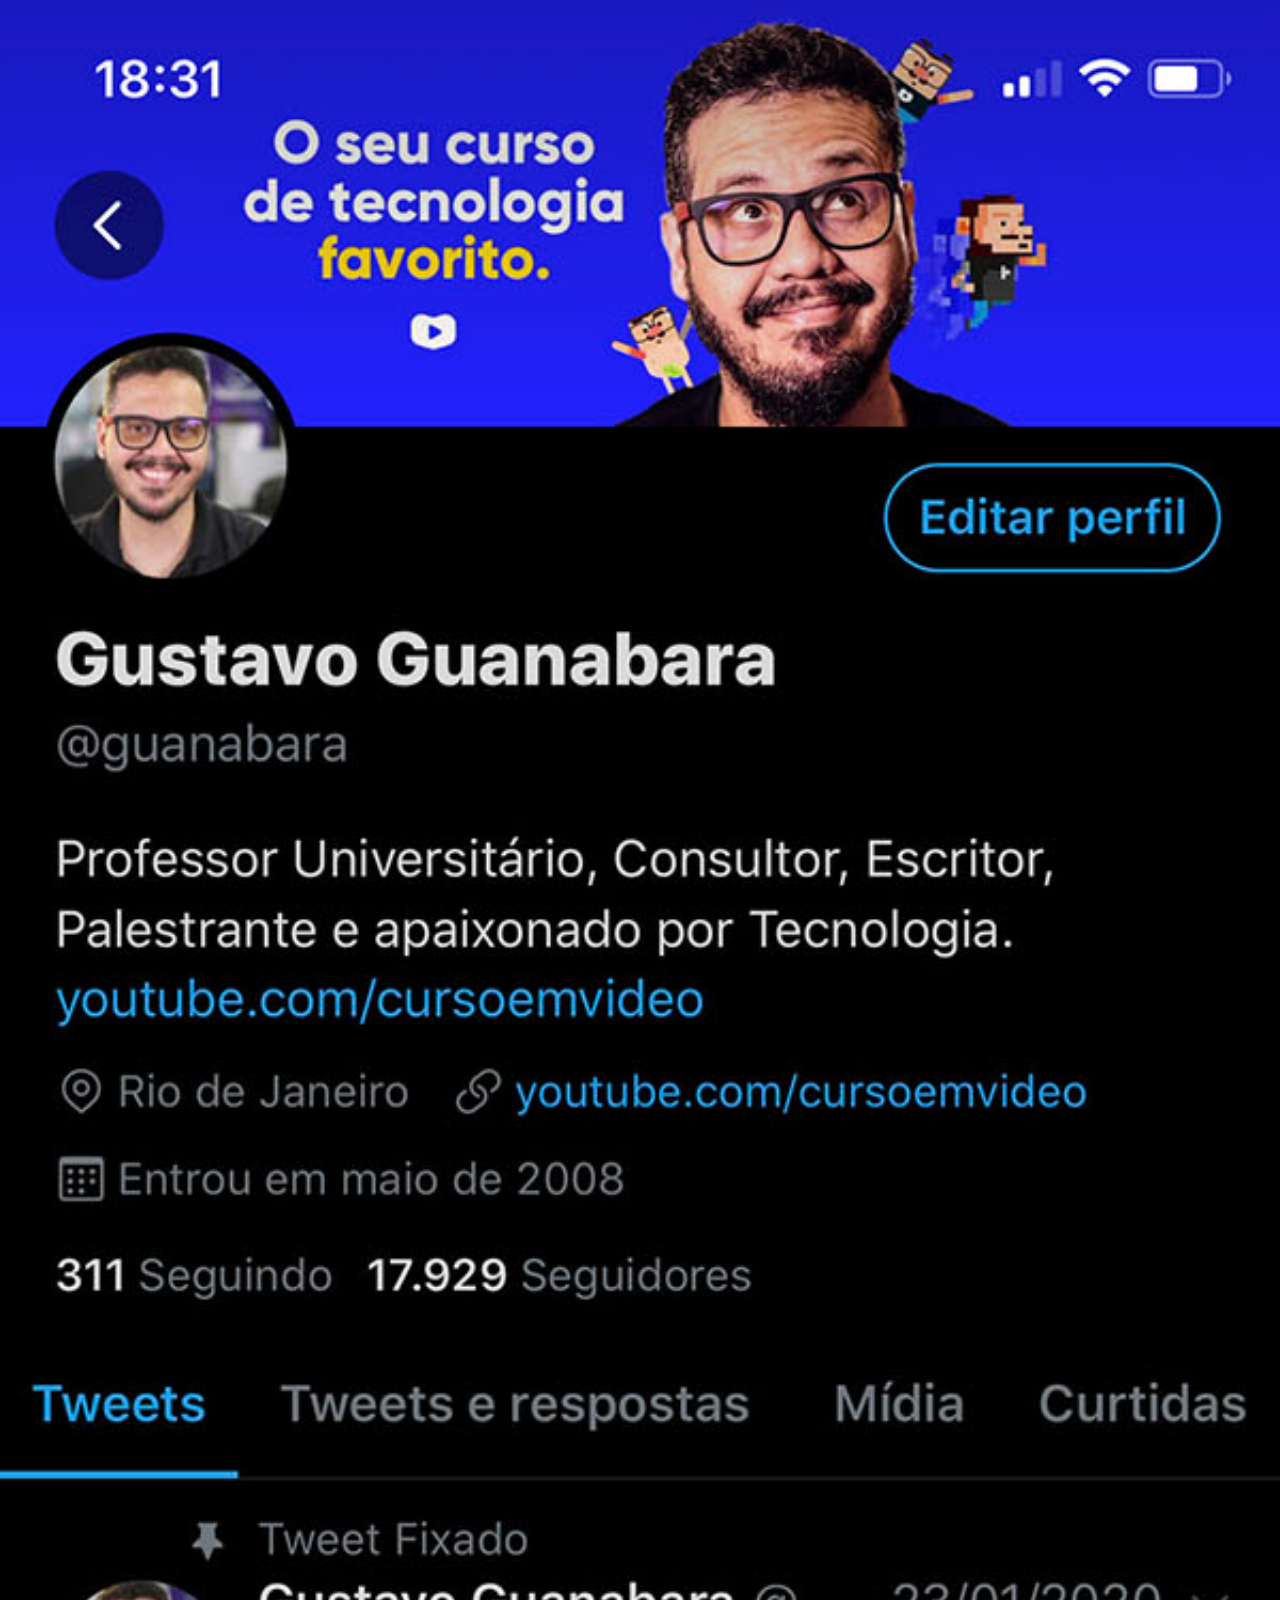
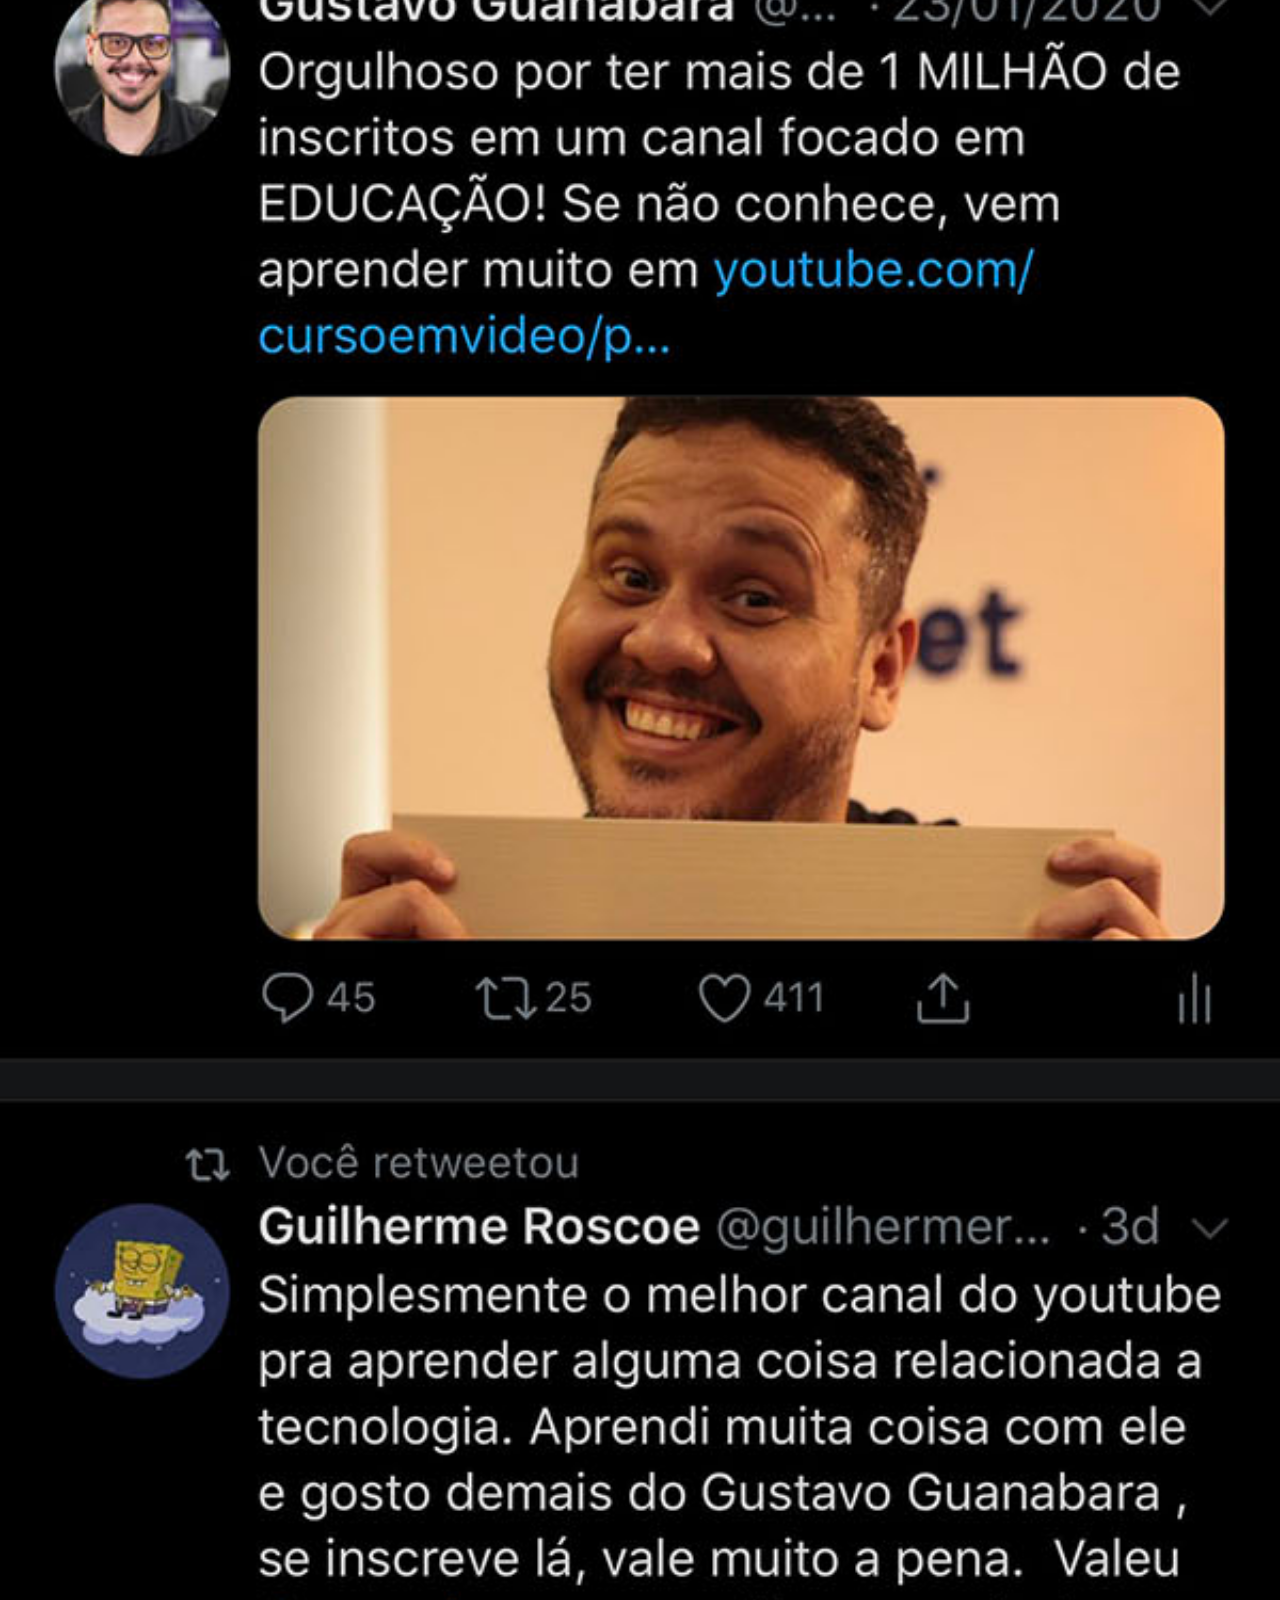
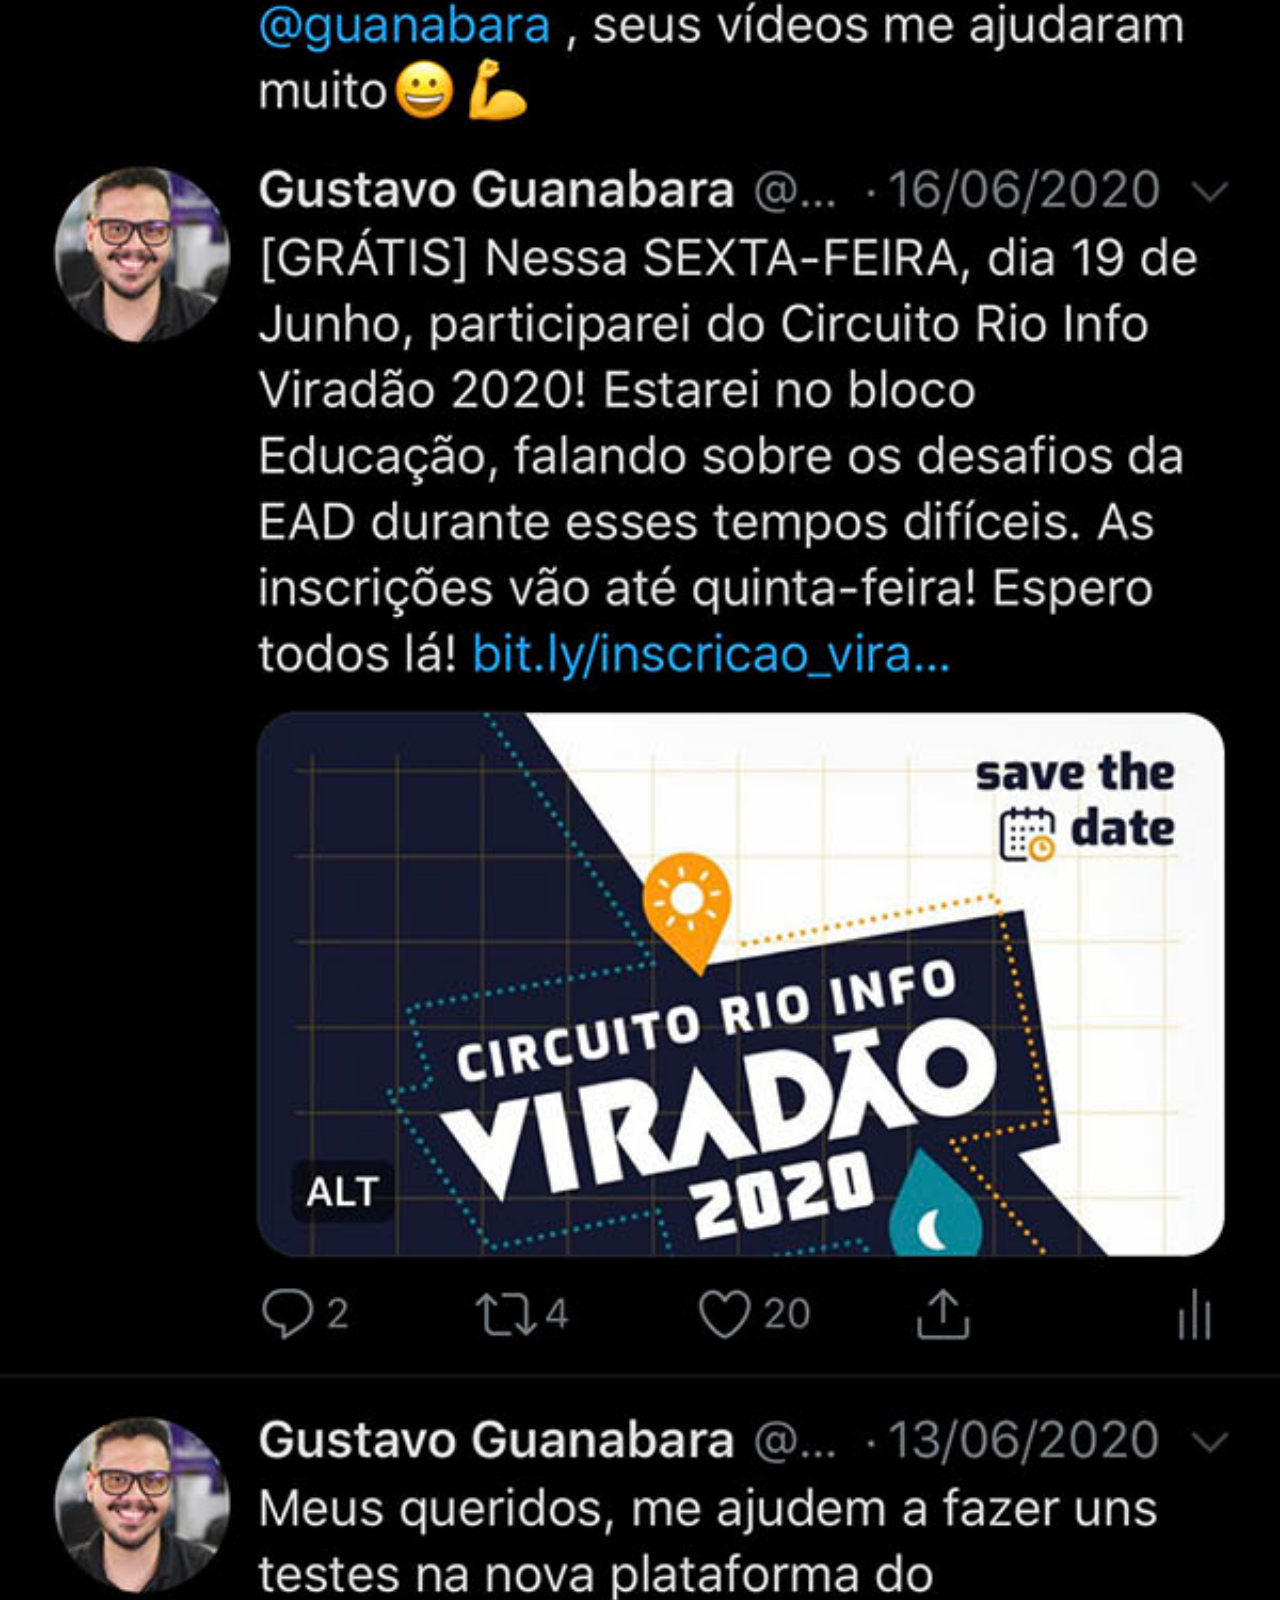
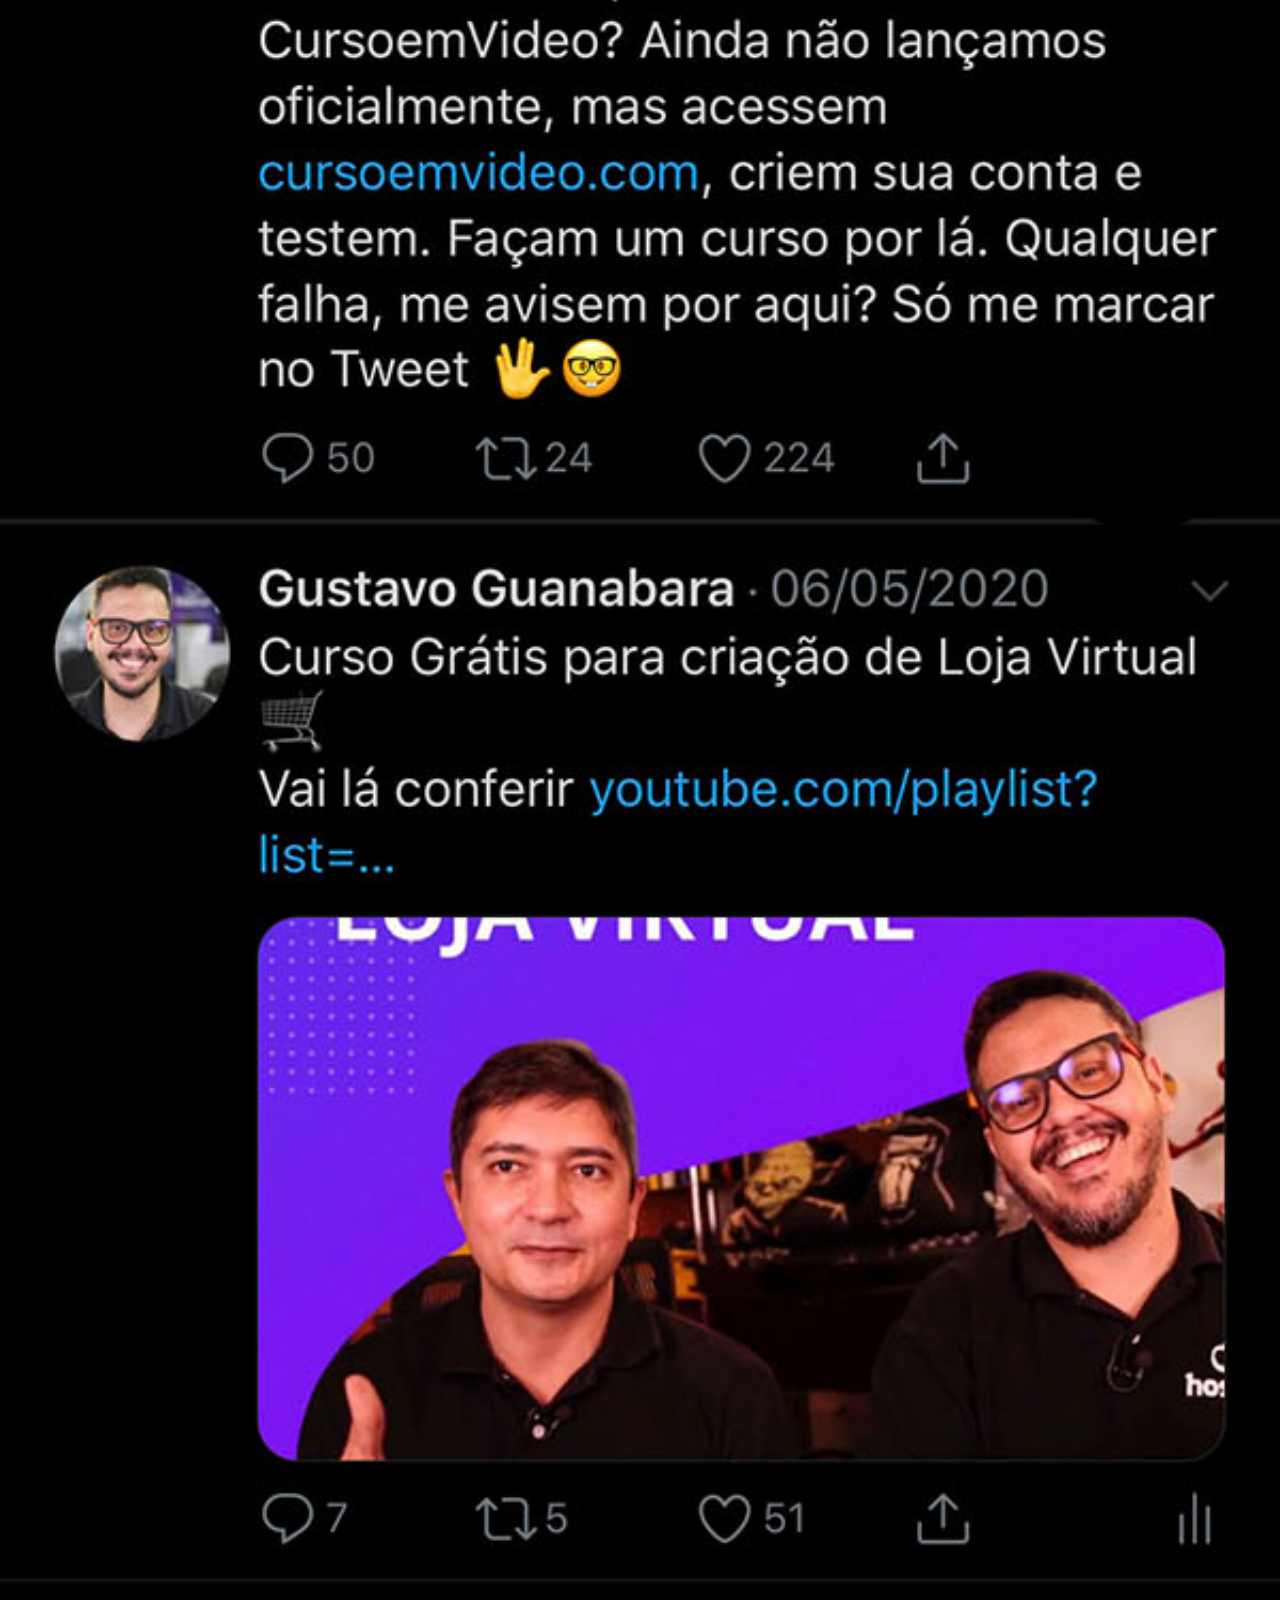
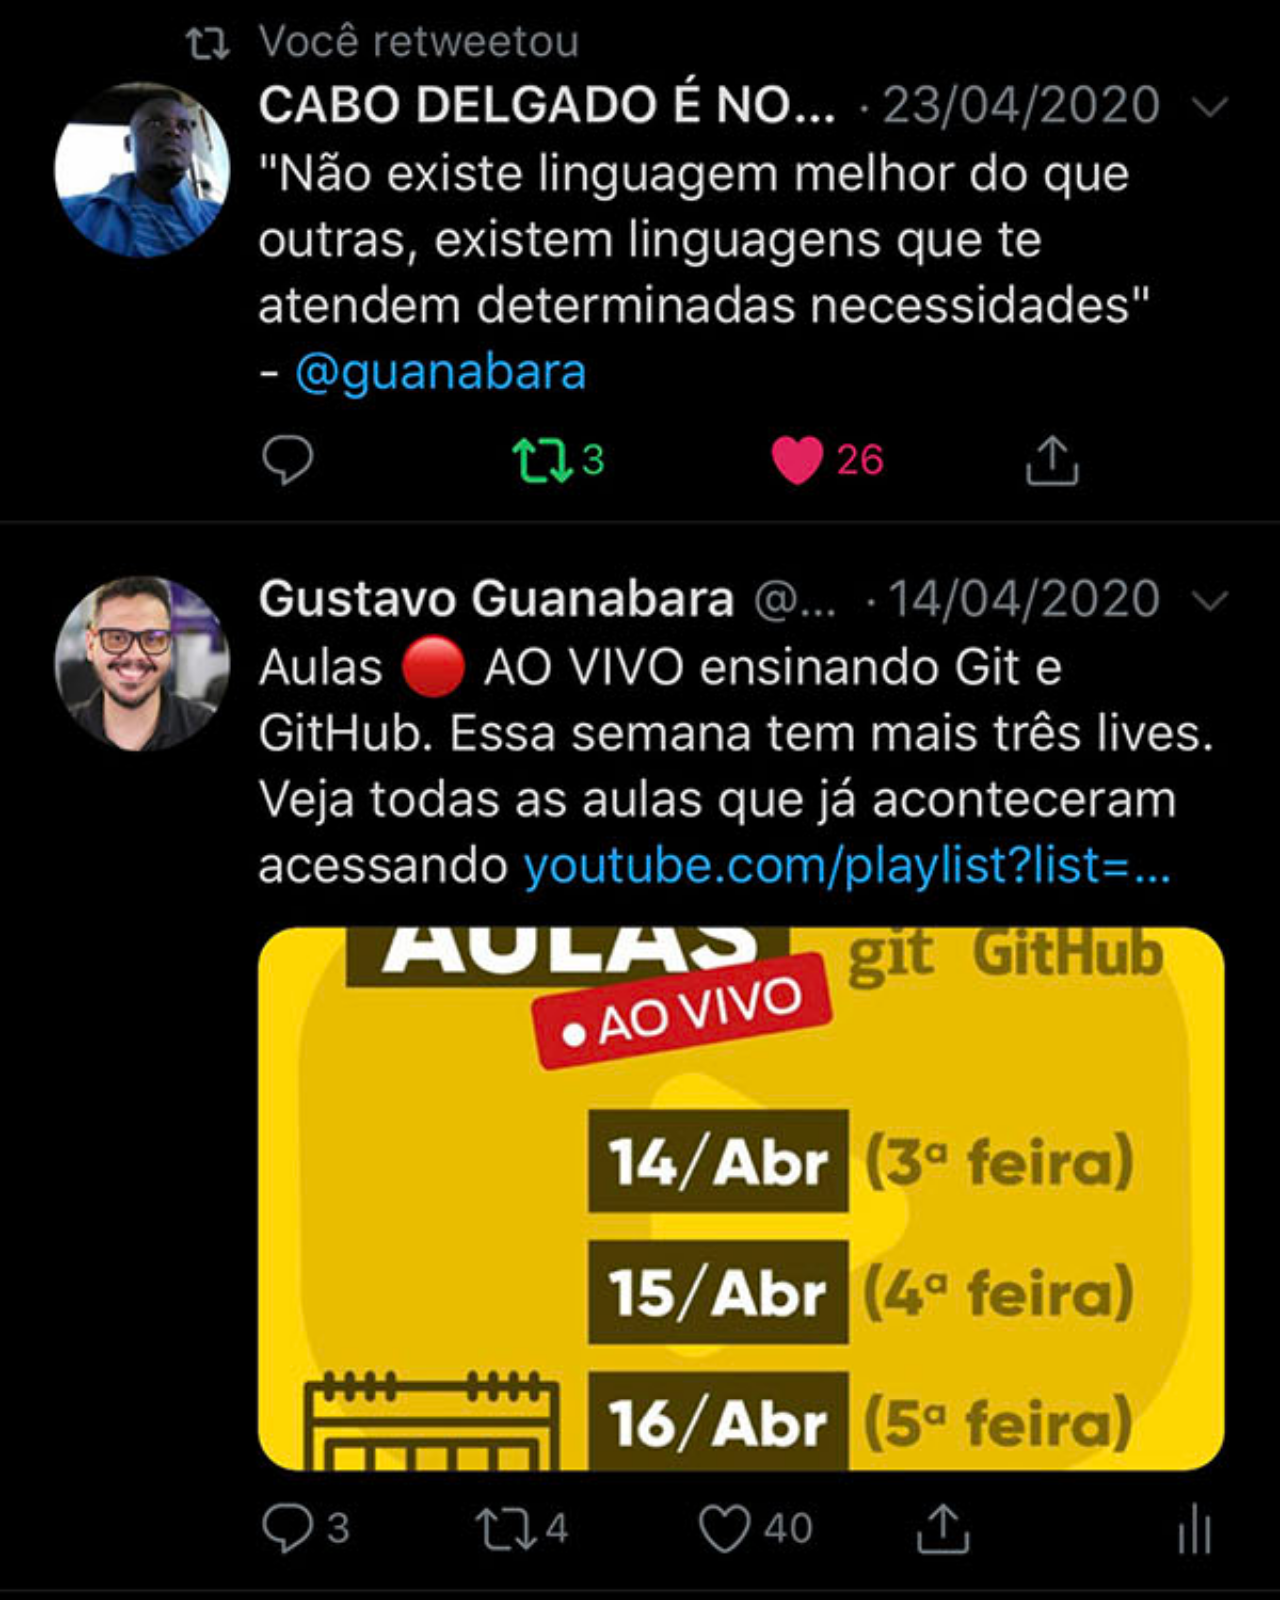
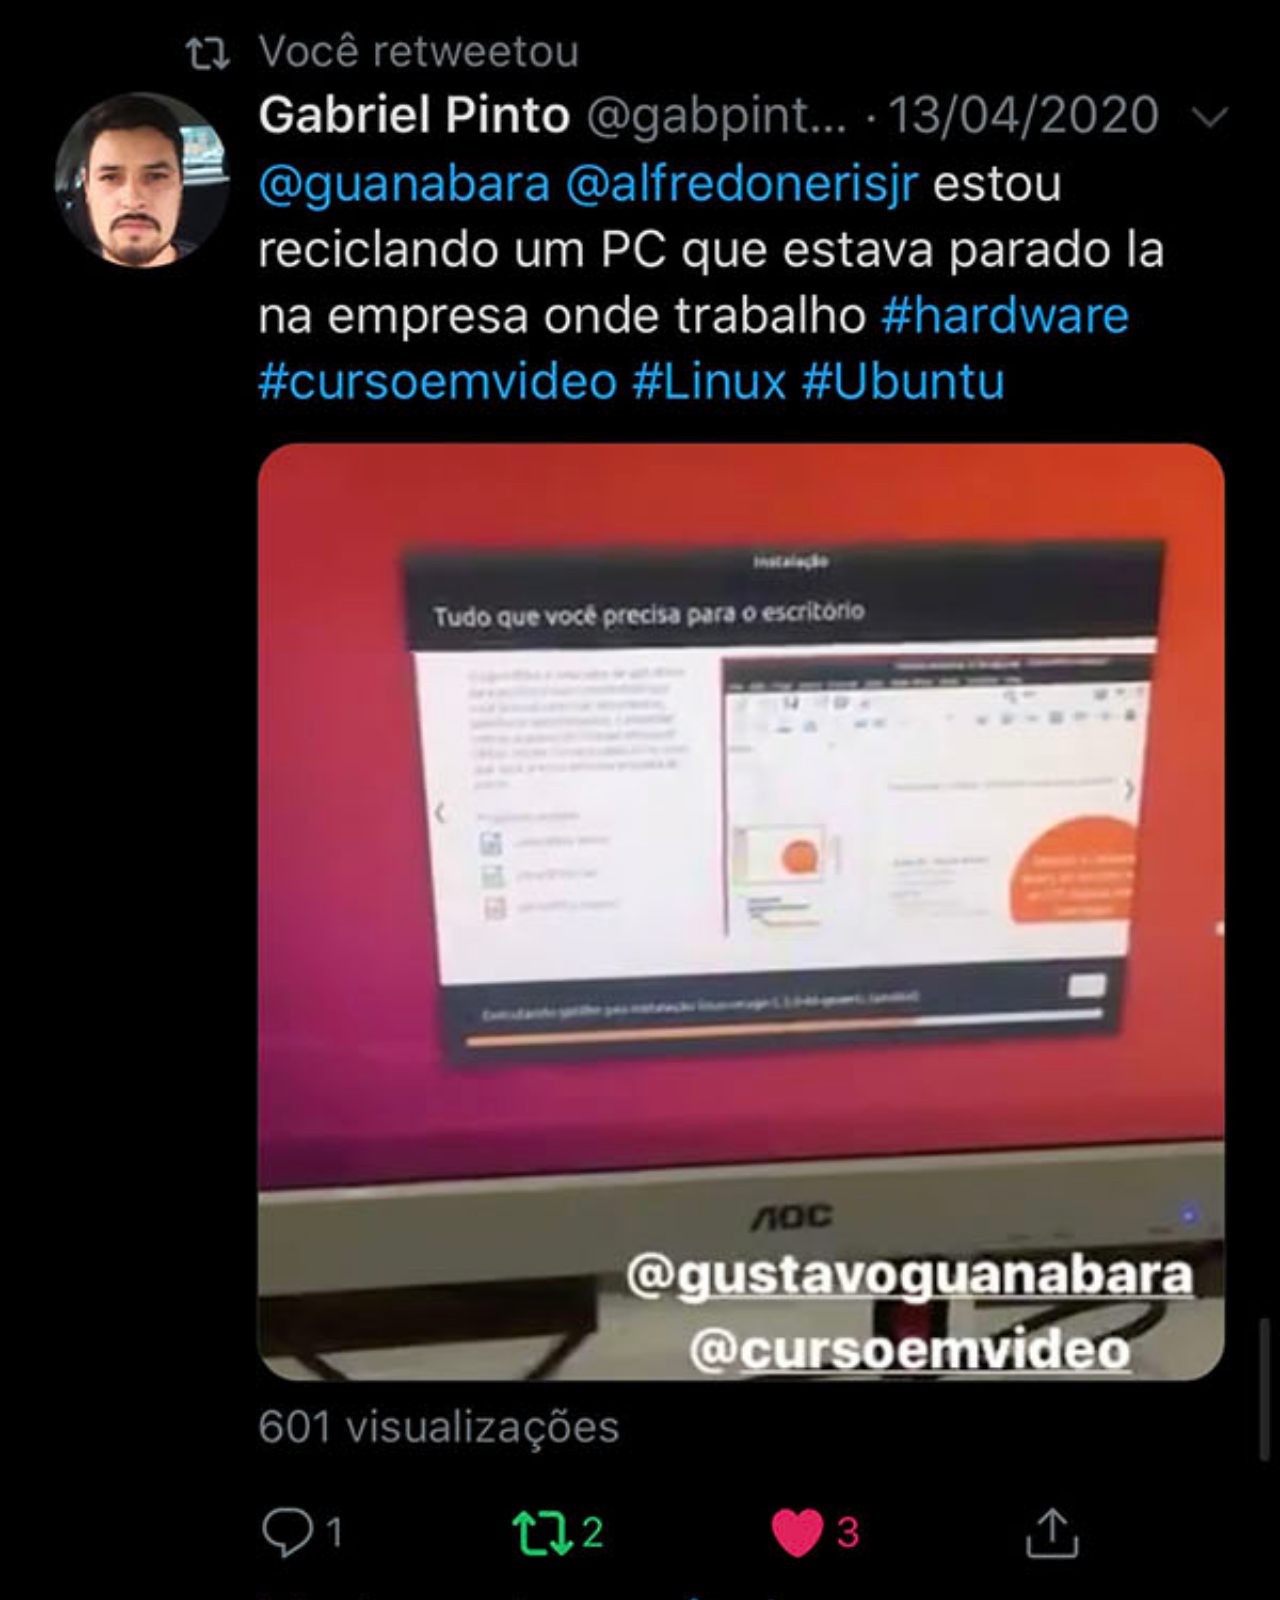
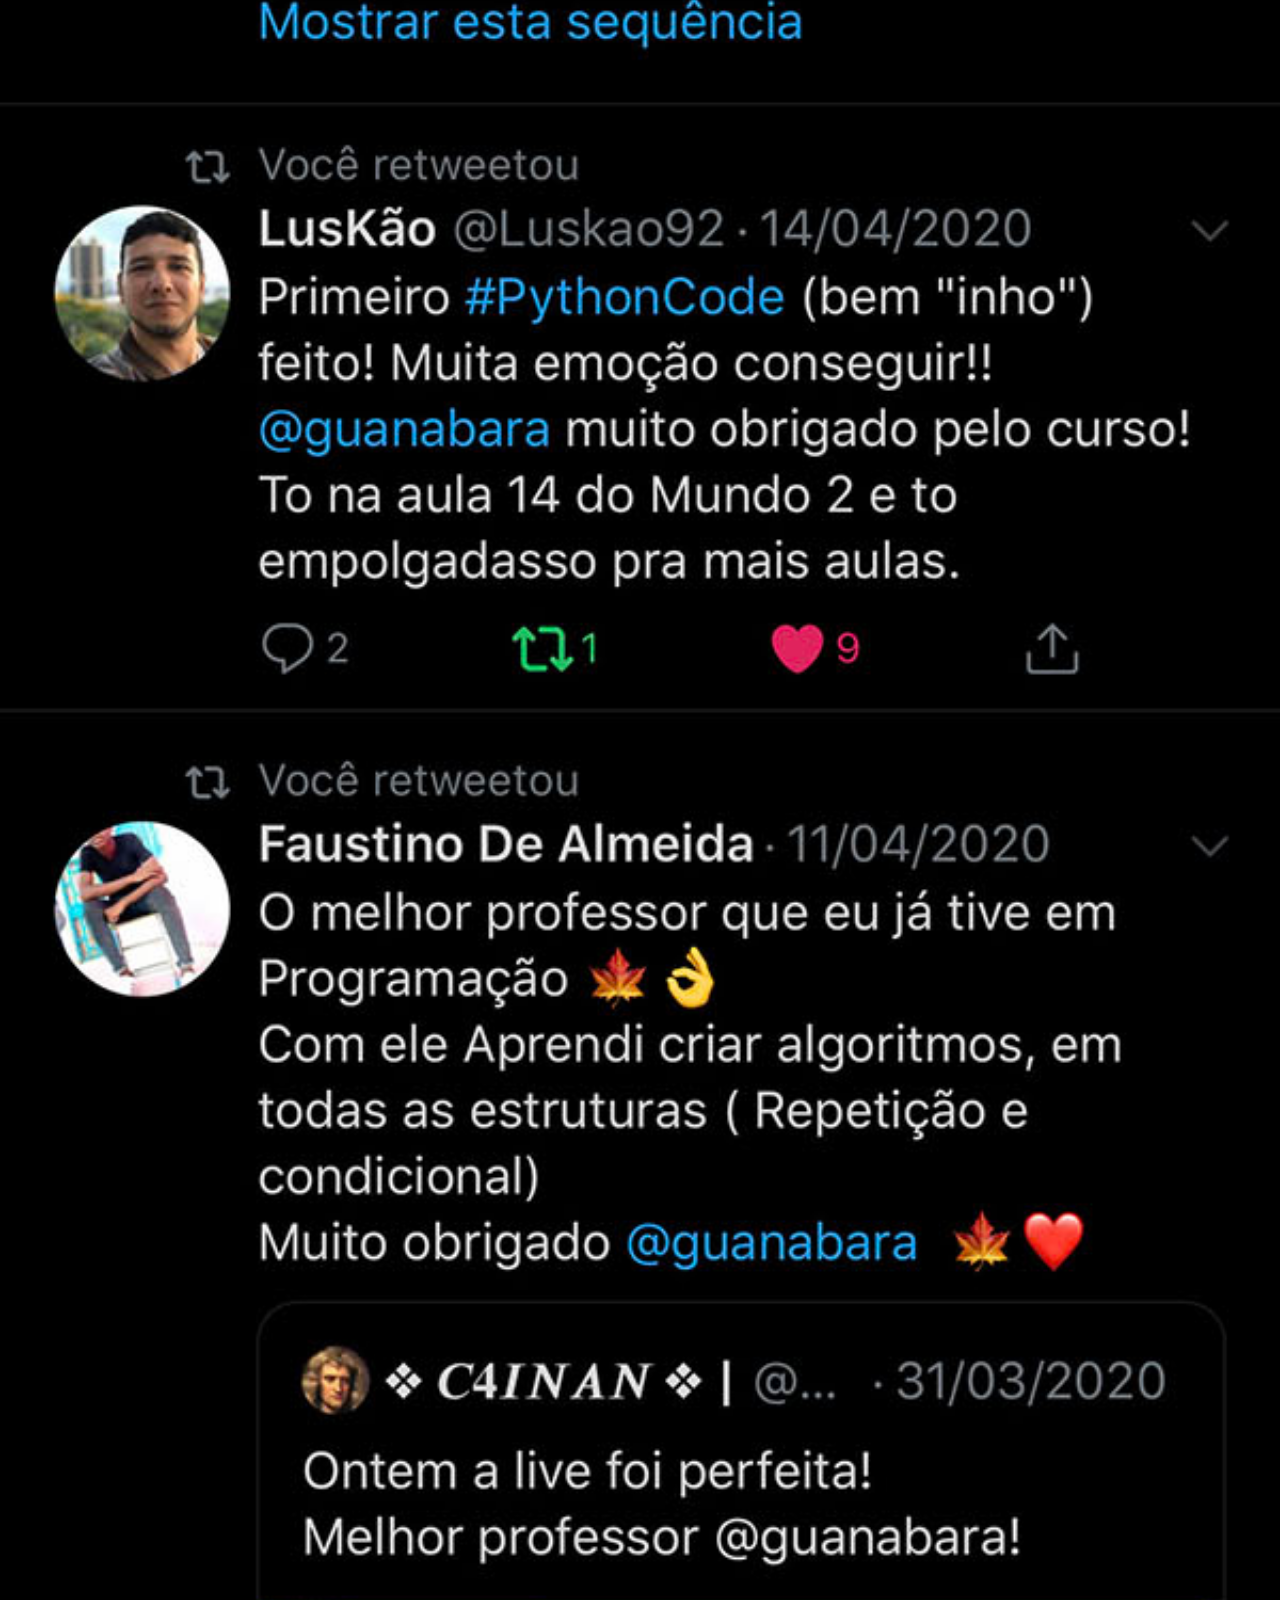
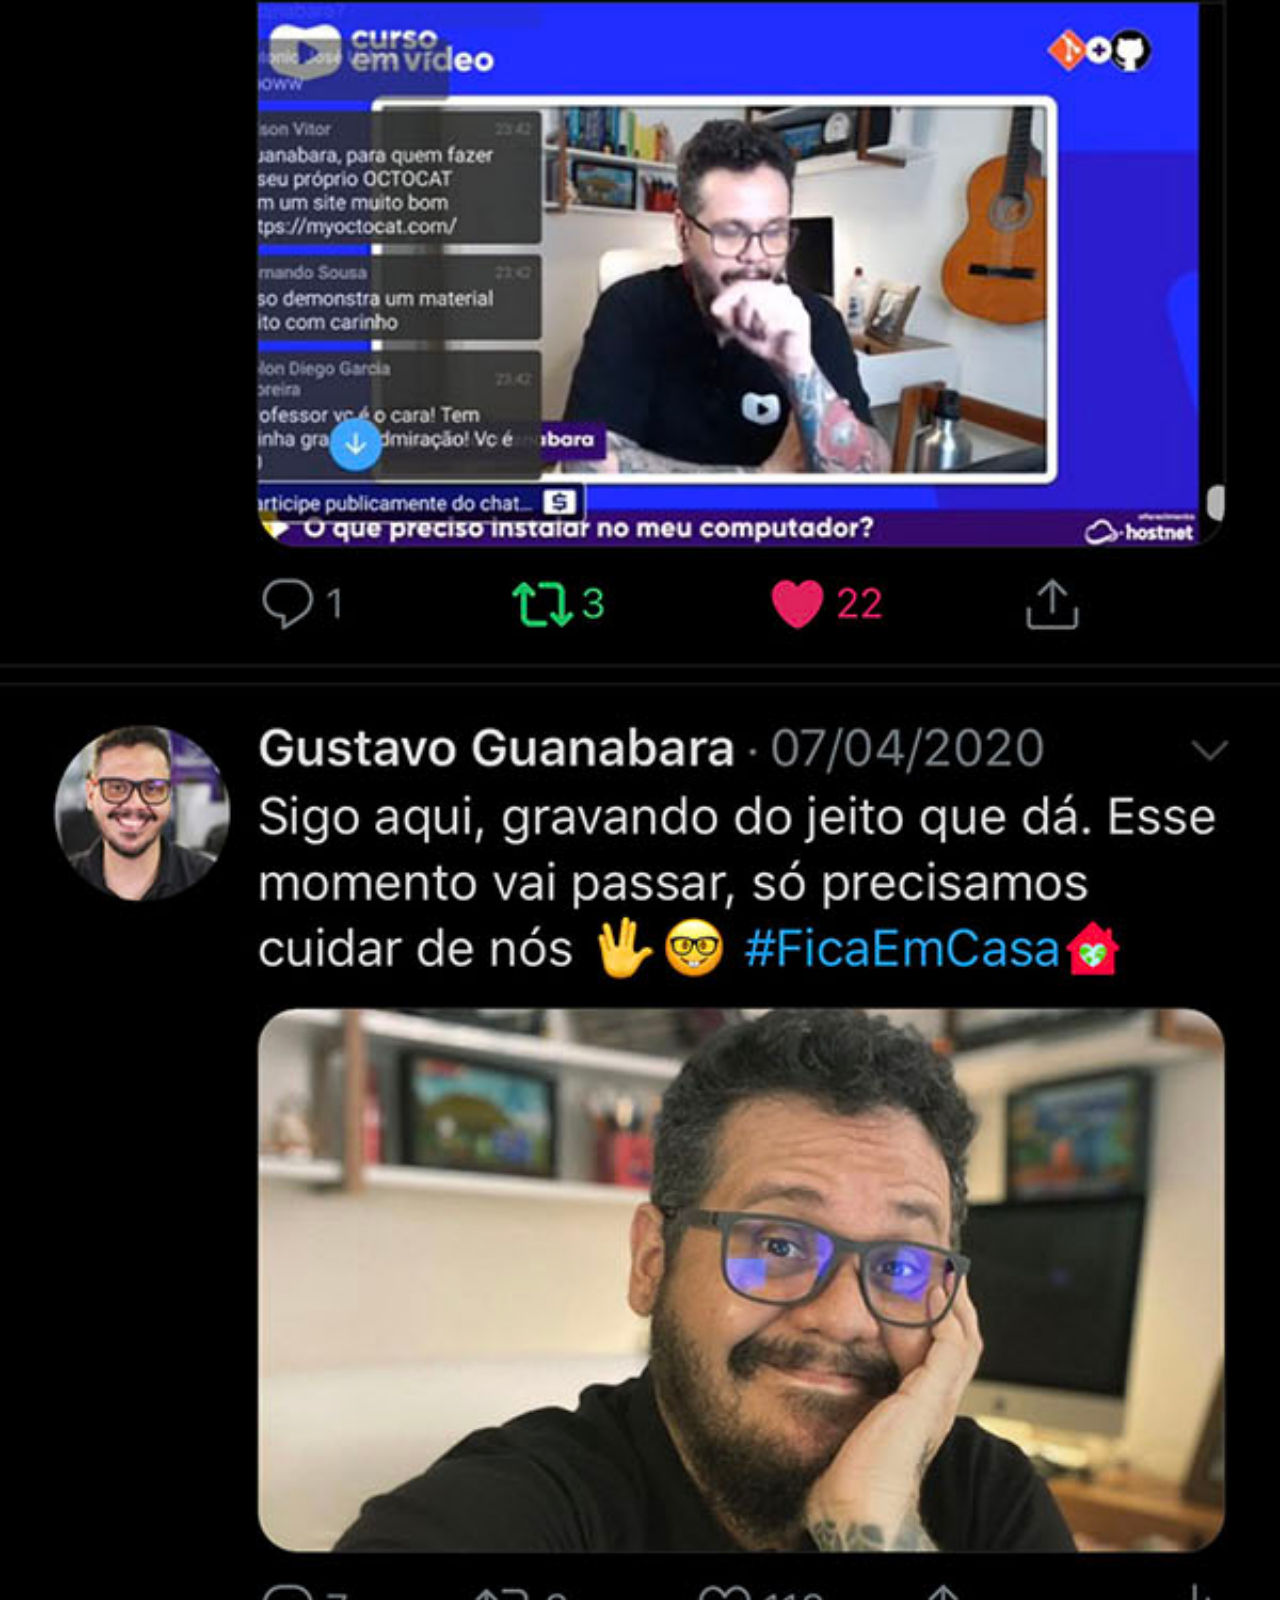
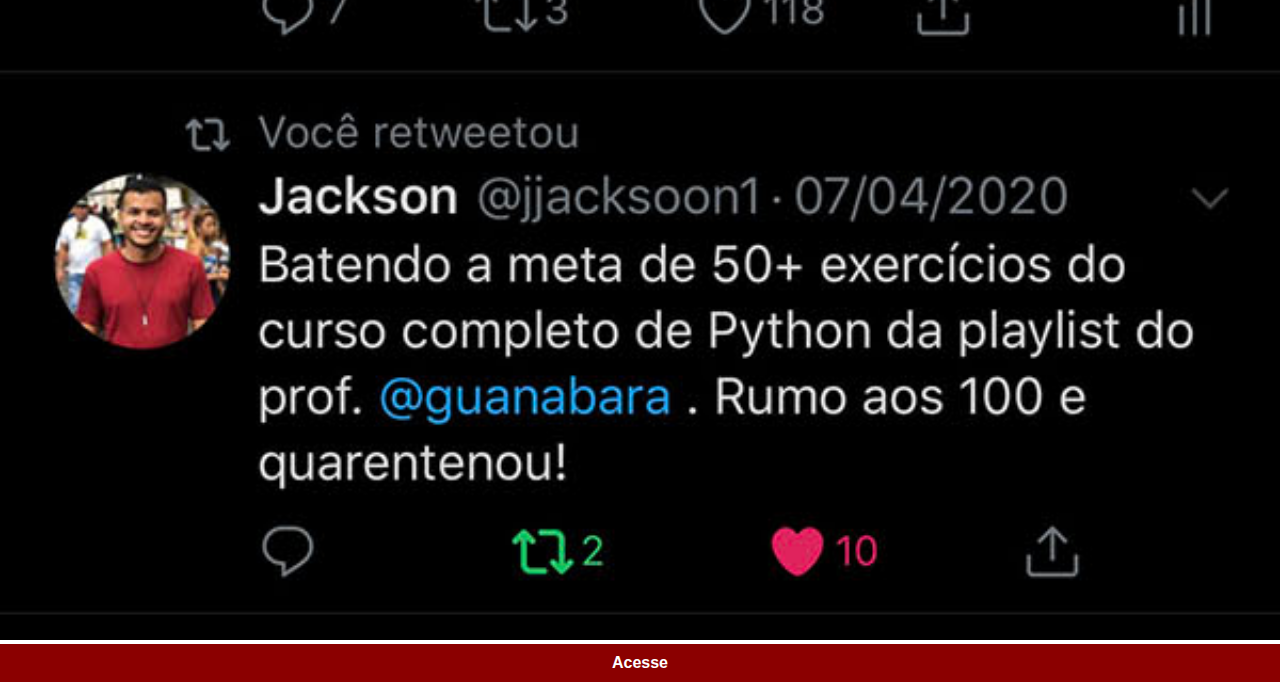
<file: twitter.html>
<!DOCTYPE html>
<html lang="pt-br">
<head>
    <meta charset="UTF-8">
    <meta http-equiv="X-UA-Compatible" content="IE=edge">
    <meta name="viewport" content="width=device-width, initial-scale=1.0">
    <title>Twitter</title>
    <link rel="stylesheet" href="estilos/social.css">
</head>
<body>
    <img src="imagens/tela-twitter.jpg" alt="Twitter">
    <a href="https://www.youtube.com/c/CursoemV%C3%ADdeo/playlists" target="_blank">Acesse</a>
</body>
</html>
</file>
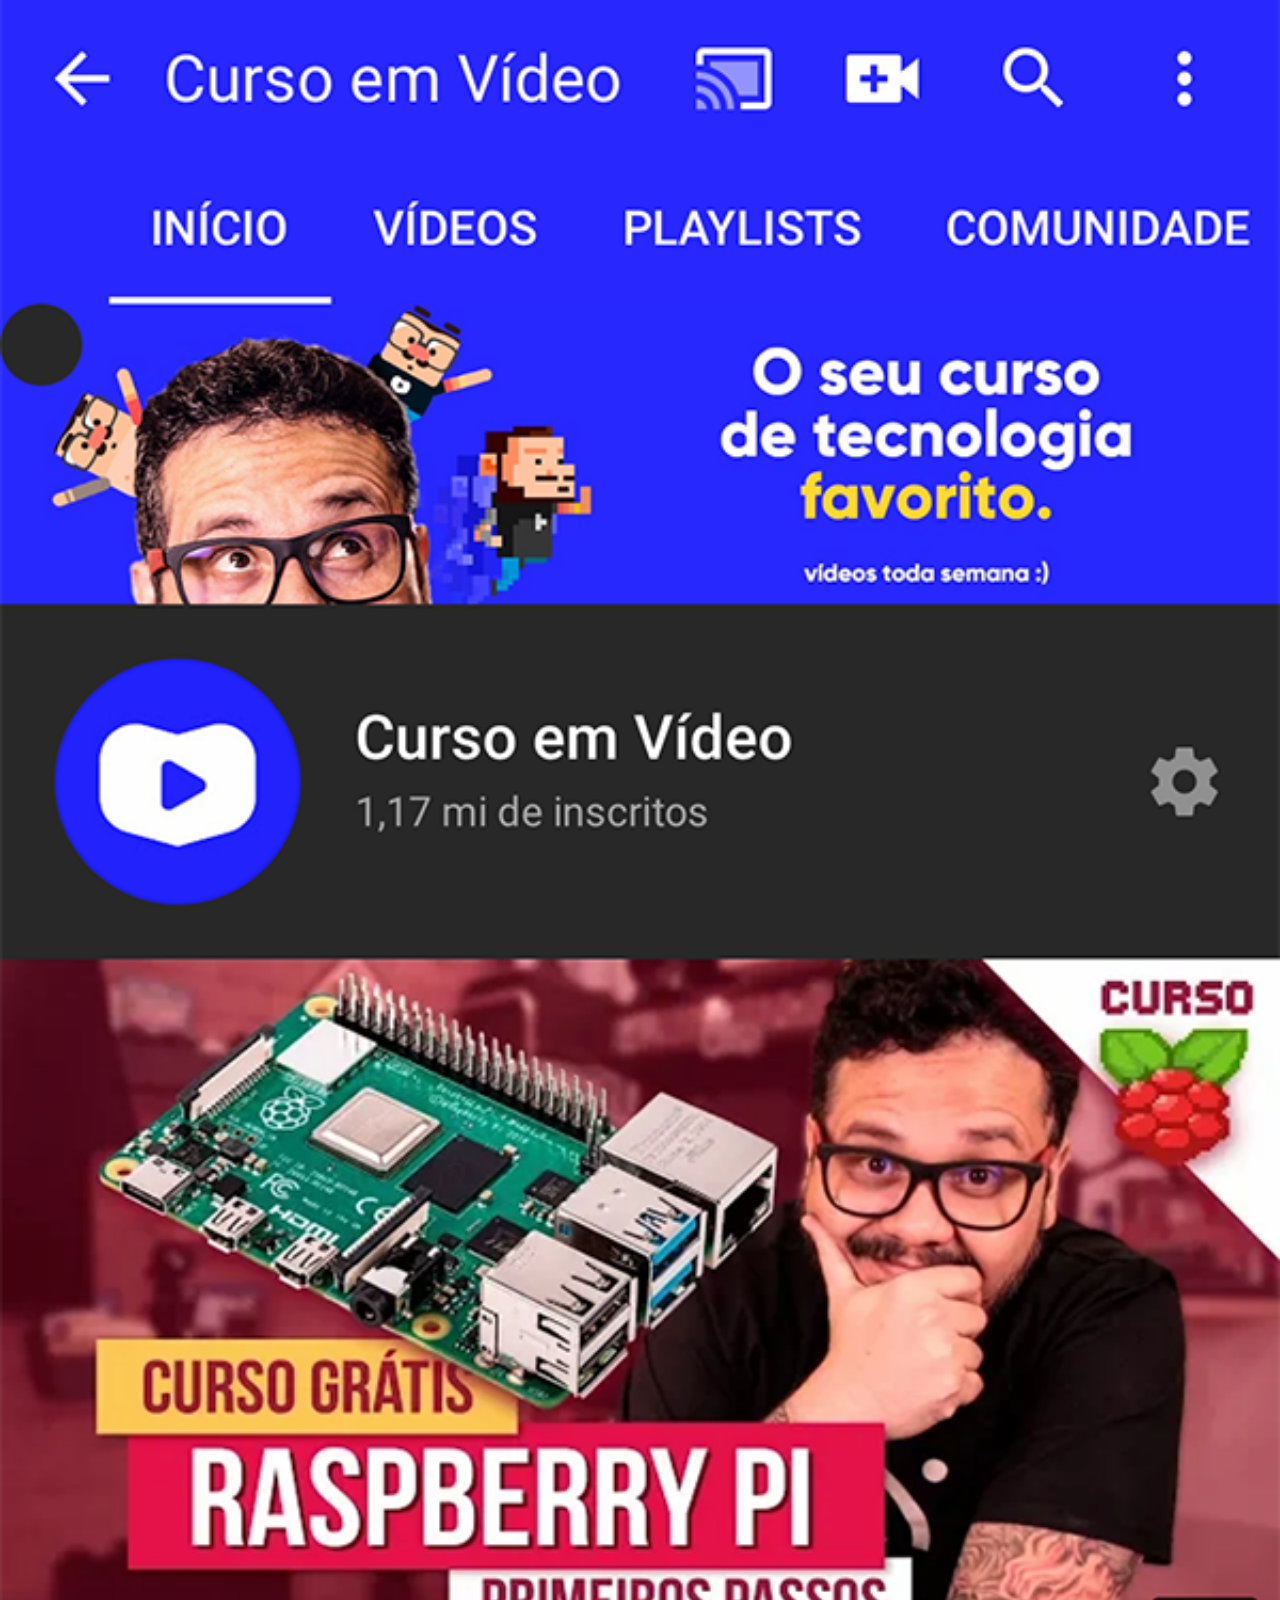
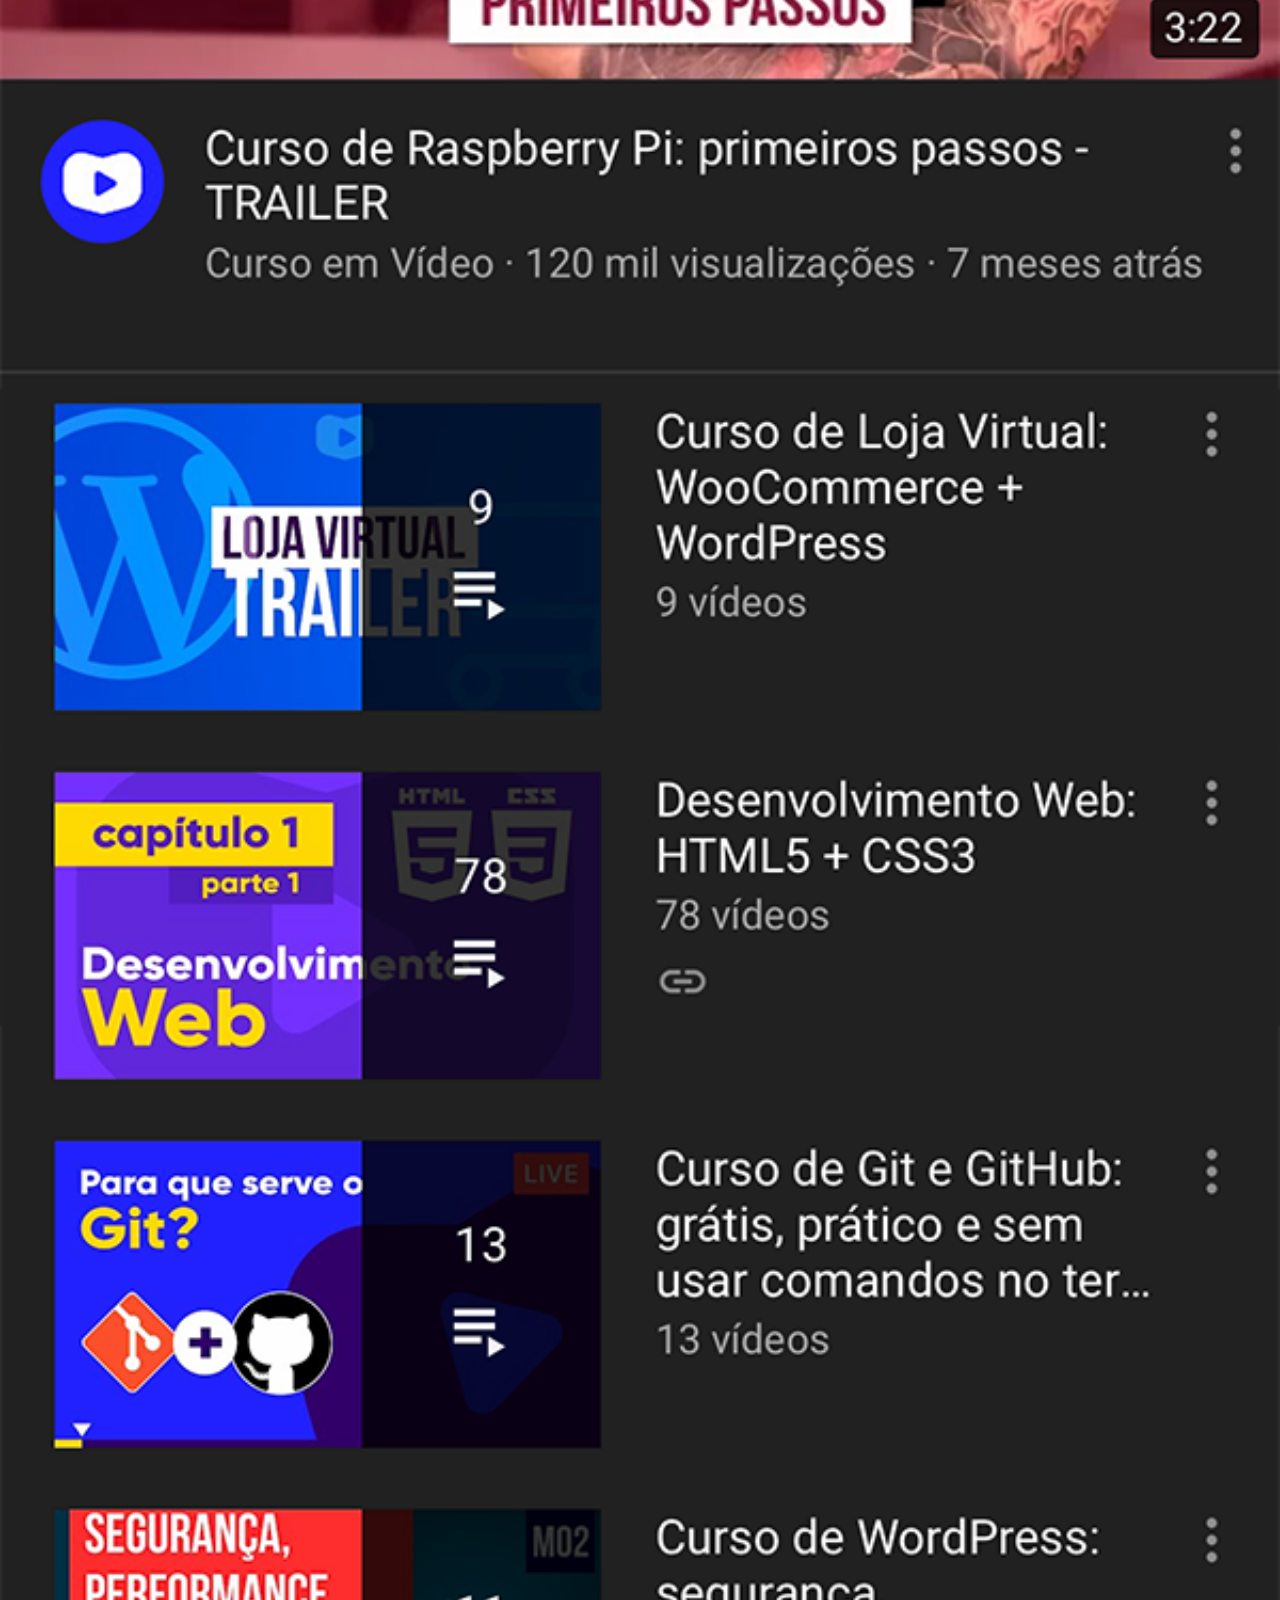
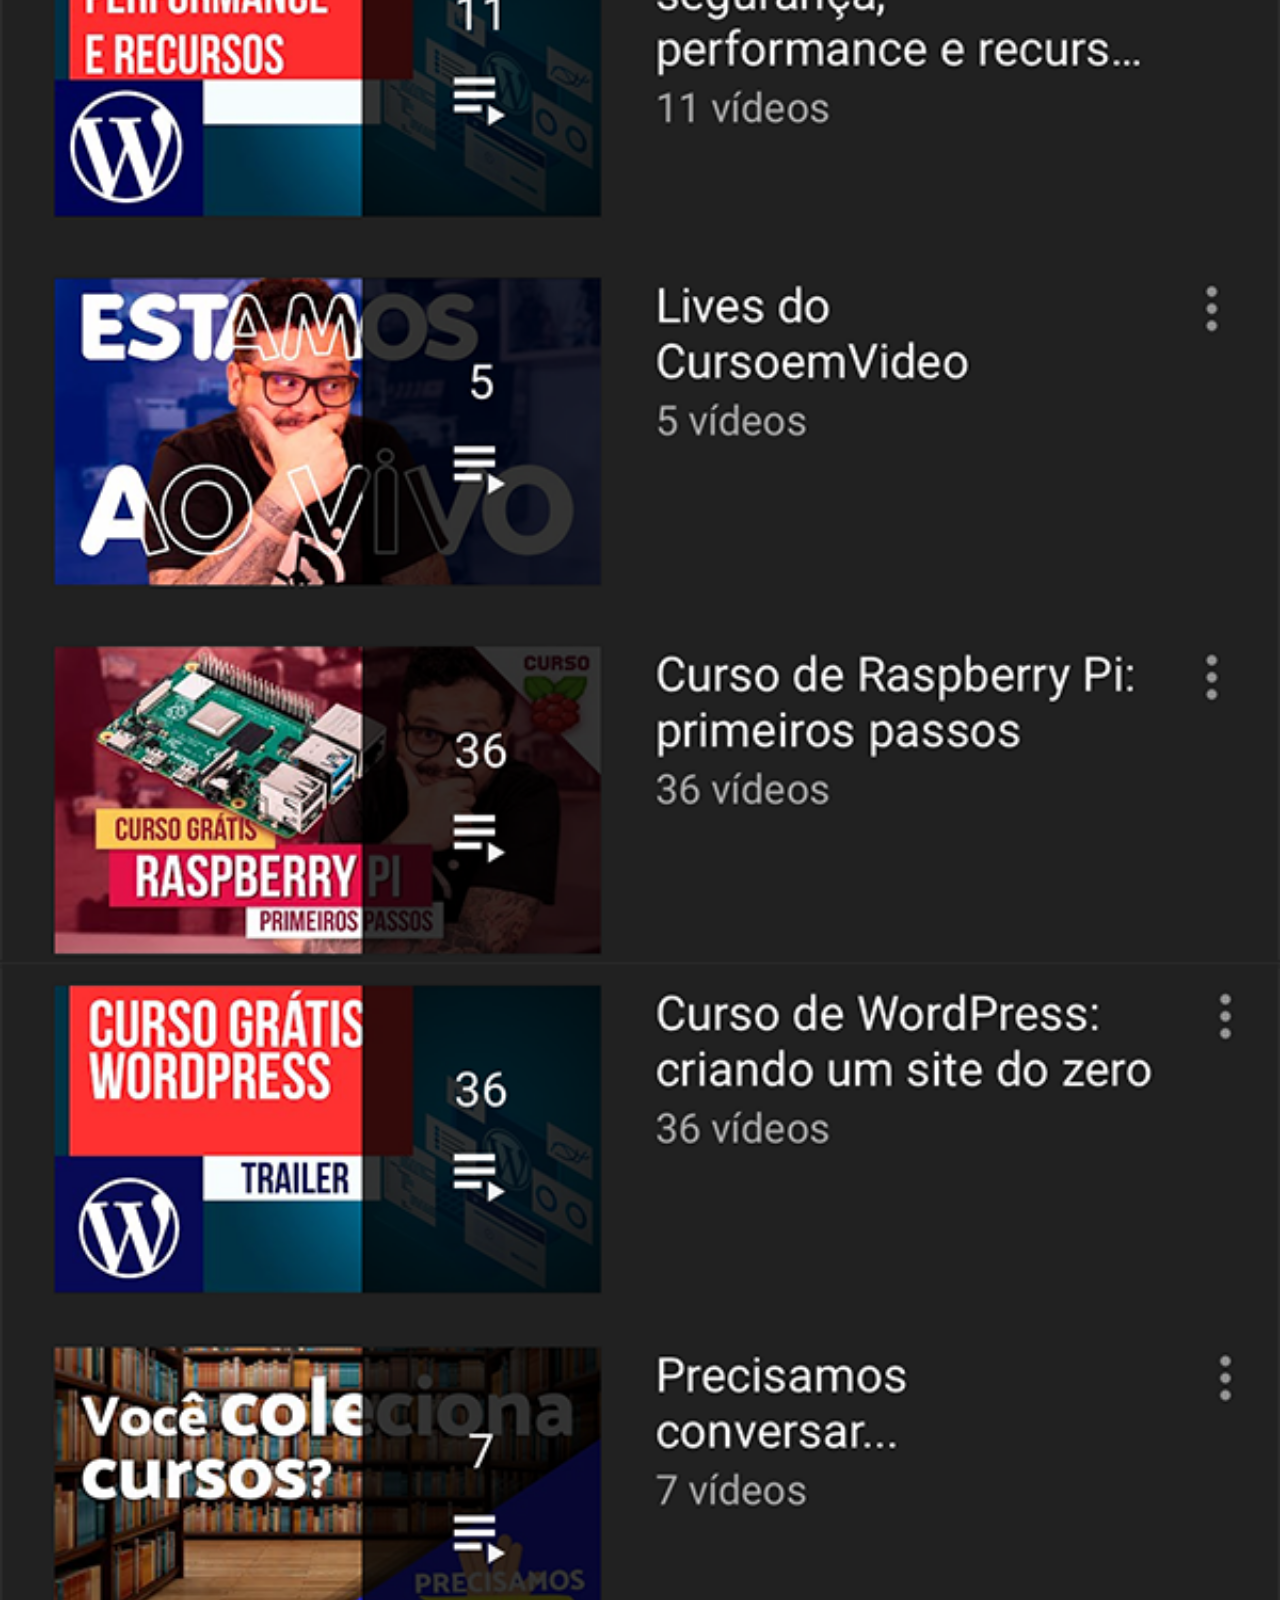
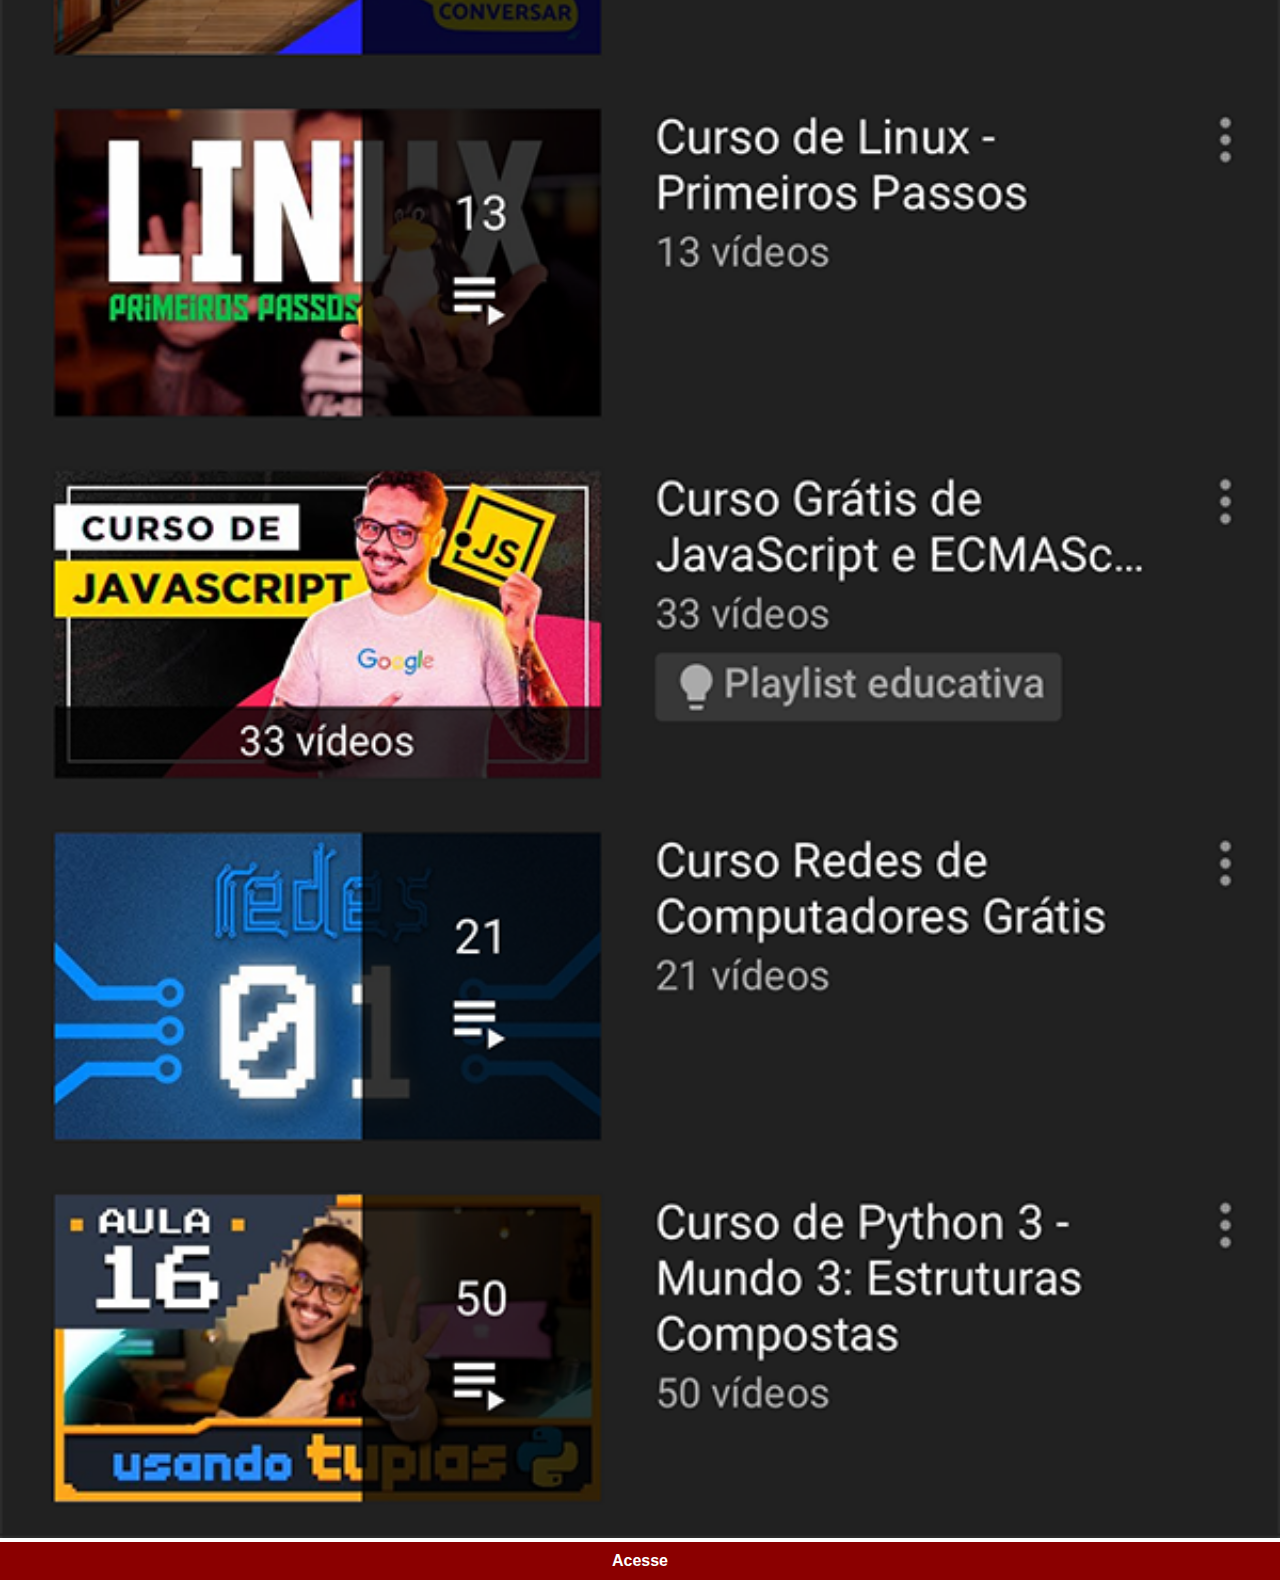
<file: youtube.html>
<!DOCTYPE html>
<html lang="pt-br">
<head>
    <meta charset="UTF-8">
    <meta http-equiv="X-UA-Compatible" content="IE=edge">
    <meta name="viewport" content="width=device-width, initial-scale=1.0">
    <title>YouTube</title>
    <link rel="stylesheet" href="estilos/social.css">
</head>
<body>
    <img src="imagens/tela-youtube.png" alt="you tube">
    <a href="https://www.youtube.com/c/CursoemV%C3%ADdeo/playlists" target="_blank">Acesse</a>
</body>
</html>
</file>
<file: estilos/style.css>
@charset "UTF-8";

* {
    margin: 0PX;
    padding: 0PX;
    font-family: Arial, Helvetica, sans-serif;
}

html, body {
    height: 100vh;
    width: 100vw;
    background-color: black;
}

body {
    background: url('../imagens/fundo-madeira.jpg') no-repeat top center;
    background-size: cover;
    background-attachment: fixed;
}

main {
    position: relative;
    height: 100vh;
}

section#telefone {
    position: absolute;
    height: 627px;
    width: 311px;
    top: 50%;
    left: 50%;
    transform: translate(-50%,-50%); 
    background: url('../imagens/frame-iphone.png') no-repeat;
}

iframe#tela {
    position: relative;
    top: 80px;
    left: 22px;
    height: 471px;
    width: 267px;
}

section#redes {
    text-align: right;
}

section#redes img {
    width: 50px;
    margin: 10px;
    border-radius: 50%;
    box-shadow: 2px 2px 5px rgba(0, 0, 0, 0.514);
    box-sizing: border-box;
}

section#redes img:hover {
    border: 2px solid rgb(255, 255, 255);
    transform: translate(-3px, -3px);
    box-shadow: 5px 5px 10px black;
    transition: transform .2s, border .2s;
}
</file>
<file: estilos/social.css>
@charset "UTF-8";

* {
    margin: 0px;
    padding: 0px;
    font-family: Arial, Helvetica, sans-serif;
}

::-webkit-scrollbar {/*esconder a barra de rolagem*/
    width: 0px;
    height: 0px;
}

img {
    width: 100vw;

}

a {
    display: block;
    padding: 10px;
    color: white;
    background-color: darkred;
    text-align: center;
    text-decoration: none;
    font-weight: bolder;
}

a:hover {
    background-color: red;
}
</file>
